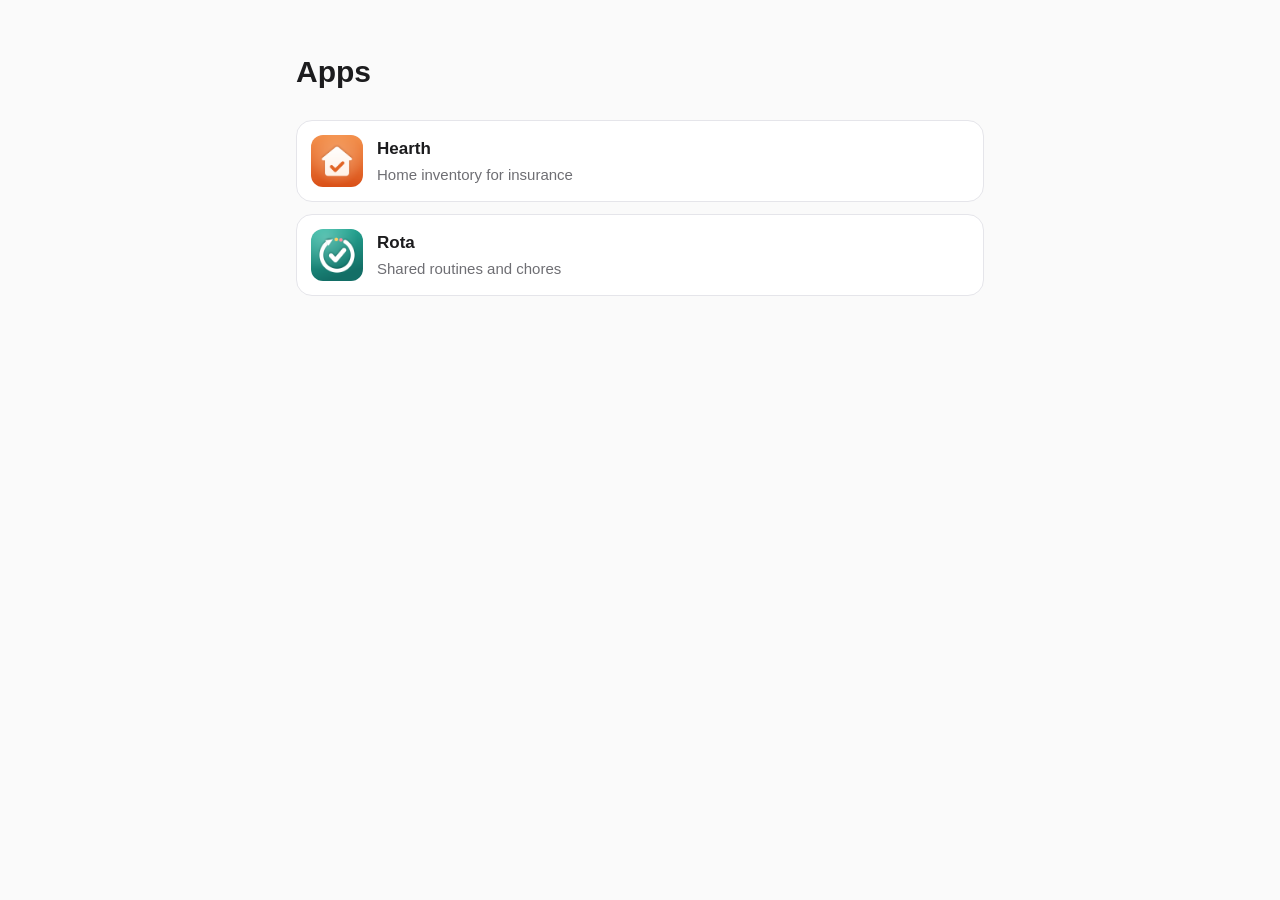
<file: index.html>
<!doctype html>
<html lang="en">
<head>
<meta charset="utf-8"><meta name="viewport" content="width=device-width, initial-scale=1">
<title>Apps</title>
<style>
:root { --bg: #fafafa; --fg: #1c1c1e; --muted: #6e6e73; --card: #fff; --line: #e5e5ea; }
@media (prefers-color-scheme: dark) { :root { --bg: #111; --fg: #f2f2f7; --muted: #98989d; --card: #1c1c1e; --line: #2c2c2e; } }
* { box-sizing: border-box; }
body { margin: 0; background: var(--bg); color: var(--fg); font: 17px/1.6 -apple-system, BlinkMacSystemFont, "Segoe UI", sans-serif; }
main { max-width: 720px; margin: 0 auto; padding: 48px 16px 80px; }
h1 { font-size: 30px; margin: 0 0 24px; }
a.app { display: flex; align-items: center; gap: 14px; padding: 14px; margin-bottom: 12px; background: var(--card); border: 1px solid var(--line); border-radius: 16px; color: inherit; text-decoration: none; }
a.app img { width: 52px; height: 52px; border-radius: 12px; }
a.app span { color: var(--muted); font-size: 15px; display: block; }
</style>
</head>
<body><main>
<h1>Apps</h1>
<a class="app" href="hearth/"><img src="hearth/icon.png" alt=""><div><strong>Hearth</strong><span>Home inventory for insurance</span></div></a>
<a class="app" href="rota/"><img src="rota/icon.png" alt=""><div><strong>Rota</strong><span>Shared routines and chores</span></div></a>
</main></body></html>
</file>
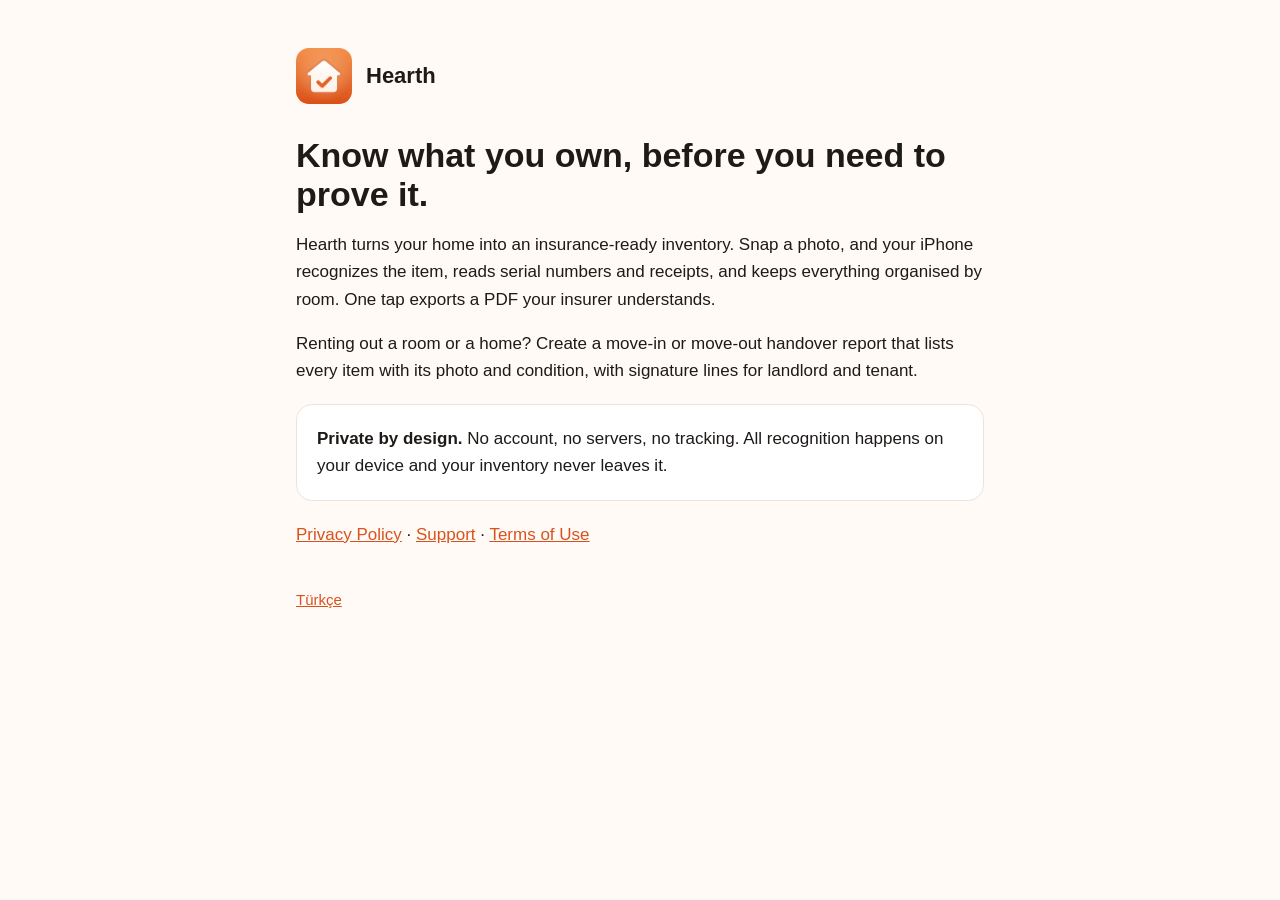
<file: hearth/index.html>
<!doctype html>
<html lang="en">
<head>
<meta charset="utf-8"><meta name="viewport" content="width=device-width, initial-scale=1">
<title>Hearth — Home Inventory</title>
<meta name="description" content="Photograph what you own, get an insurance-ready report. Private, on-device, no account.">
<link rel="stylesheet" href="style.css"><link rel="icon" href="icon.png">
</head>
<body><main>
<header><img src="icon.png" alt=""><a href="index.html">Hearth</a></header>
<h1>Know what you own, before you need to prove it.</h1>
<p>Hearth turns your home into an insurance-ready inventory. Snap a photo, and your iPhone recognizes the item, reads serial numbers and receipts, and keeps everything organised by room. One tap exports a PDF your insurer understands.</p>
<p>Renting out a room or a home? Create a move-in or move-out handover report that lists every item with its photo and condition, with signature lines for landlord and tenant.</p>
<div class="card">
<strong>Private by design.</strong> No account, no servers, no tracking. All recognition happens on your device and your inventory never leaves it.
</div>
<p><a href="privacy.html">Privacy Policy</a> · <a href="support.html">Support</a> · <a href="https://www.apple.com/legal/internet-services/itunes/dev/stdeula/">Terms of Use</a></p>
<nav class="lang"><a href="tr/index.html">Türkçe</a></nav>
</main></body></html>
</file>
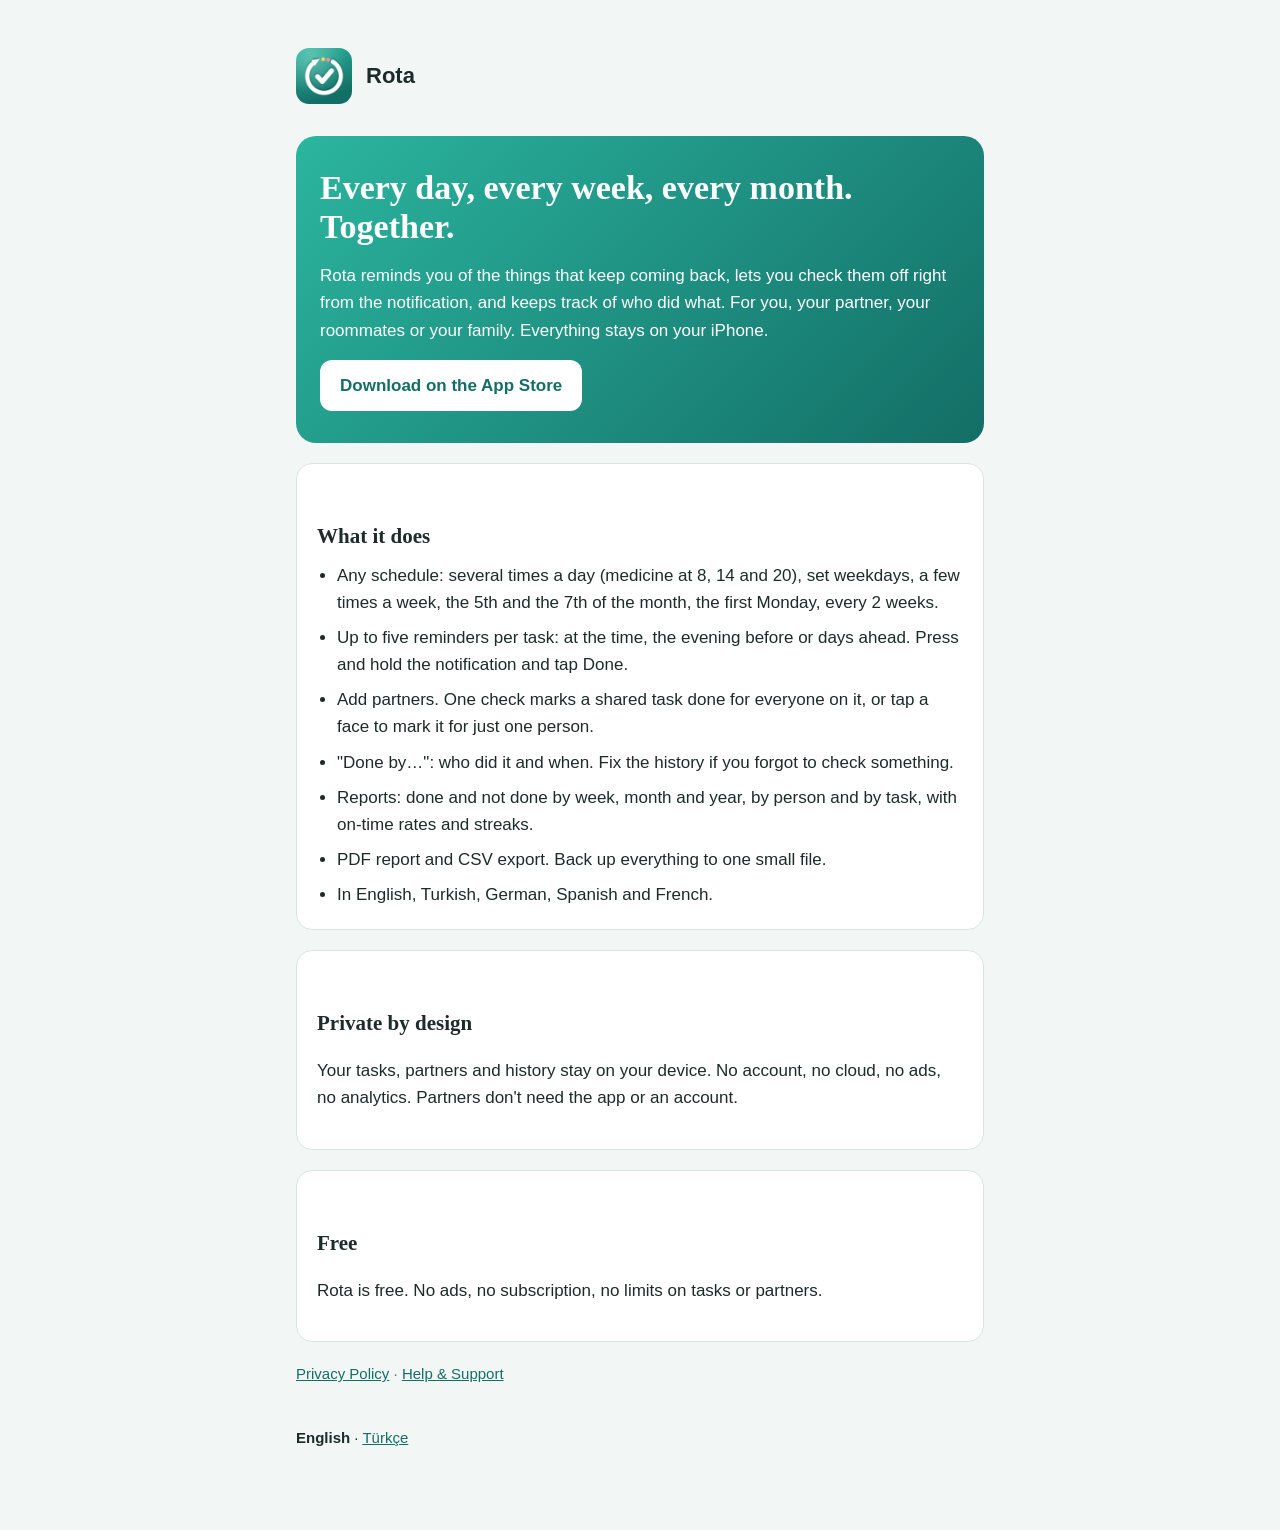
<file: rota/index.html>
<!doctype html>
<html lang="en">
<head>
<meta charset="utf-8"><meta name="viewport" content="width=device-width, initial-scale=1">
<title>Rota: Shared Routines &amp; Chores</title>
<link rel="stylesheet" href="style.css"><link rel="icon" href="icon.png">
</head>
<body><main>
<header><img src="icon.png" alt=""><a href="index.html">Rota</a></header>
<section class="hero">
<h1>Every day, every week, every month. Together.</h1>
<p>Rota reminds you of the things that keep coming back, lets you check them off right from the notification, and keeps track of who did what. For you, your partner, your roommates or your family. Everything stays on your iPhone.</p>
<p><a class="cta" href="#">Download on the App Store</a></p>
</section>
<div class="card">
<h2>What it does</h2>
<ul class="features">
<li>Any schedule: several times a day (medicine at 8, 14 and 20), set weekdays, a few times a week, the 5th and the 7th of the month, the first Monday, every 2 weeks.</li>
<li>Up to five reminders per task: at the time, the evening before or days ahead. Press and hold the notification and tap Done.</li>
<li>Add partners. One check marks a shared task done for everyone on it, or tap a face to mark it for just one person.</li>
<li>"Done by…": who did it and when. Fix the history if you forgot to check something.</li>
<li>Reports: done and not done by week, month and year, by person and by task, with on-time rates and streaks.</li>
<li>PDF report and CSV export. Back up everything to one small file.</li>
<li>In English, Turkish, German, Spanish and French.</li>
</ul>
</div>
<div class="card">
<h2>Private by design</h2>
<p>Your tasks, partners and history stay on your device. No account, no cloud, no ads, no analytics. Partners don't need the app or an account.</p>
</div>
<div class="card">
<h2>Free</h2>
<p>Rota is free. No ads, no subscription, no limits on tasks or partners.</p>
</div>
<p class="muted"><a href="privacy.html">Privacy Policy</a> · <a href="support.html">Help &amp; Support</a></p>
<nav class="lang"><strong>English</strong> · <a href="tr/index.html">Türkçe</a></nav>
</main></body></html>
</file>
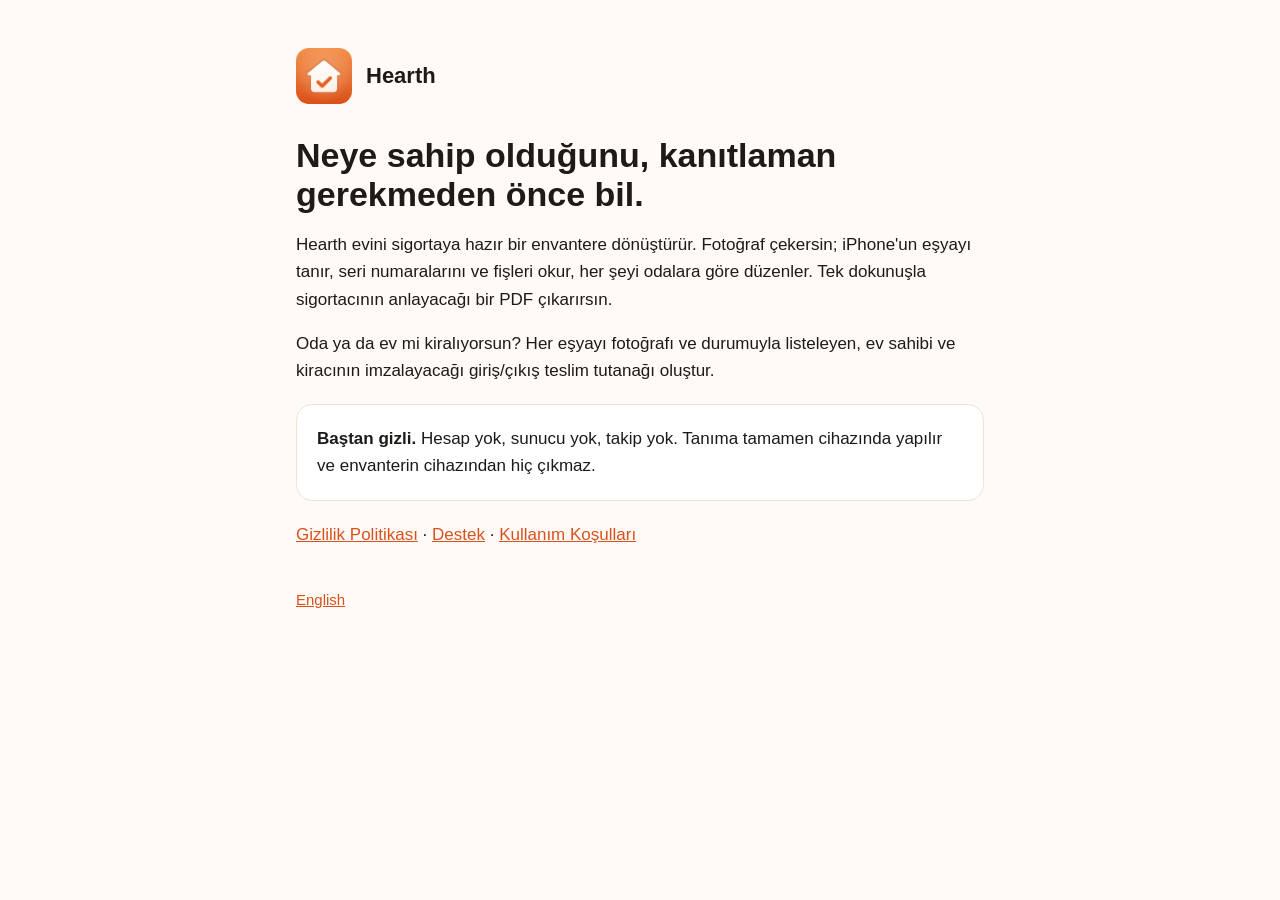
<file: hearth/tr/index.html>
<!doctype html>
<html lang="tr">
<head>
<meta charset="utf-8"><meta name="viewport" content="width=device-width, initial-scale=1">
<title>Hearth — Ev Envanteri</title>
<meta name="description" content="Sahip olduklarının fotoğrafını çek, sigortaya hazır rapor al. Gizli, cihaz içinde, hesap gerektirmez.">
<link rel="stylesheet" href="../style.css"><link rel="icon" href="../icon.png">
</head>
<body><main>
<header><img src="../icon.png" alt=""><a href="index.html">Hearth</a></header>
<h1>Neye sahip olduğunu, kanıtlaman gerekmeden önce bil.</h1>
<p>Hearth evini sigortaya hazır bir envantere dönüştürür. Fotoğraf çekersin; iPhone'un eşyayı tanır, seri numaralarını ve fişleri okur, her şeyi odalara göre düzenler. Tek dokunuşla sigortacının anlayacağı bir PDF çıkarırsın.</p>
<p>Oda ya da ev mi kiralıyorsun? Her eşyayı fotoğrafı ve durumuyla listeleyen, ev sahibi ve kiracının imzalayacağı giriş/çıkış teslim tutanağı oluştur.</p>
<div class="card"><strong>Baştan gizli.</strong> Hesap yok, sunucu yok, takip yok. Tanıma tamamen cihazında yapılır ve envanterin cihazından hiç çıkmaz.</div>
<p><a href="privacy.html">Gizlilik Politikası</a> · <a href="support.html">Destek</a> · <a href="https://www.apple.com/legal/internet-services/itunes/dev/stdeula/">Kullanım Koşulları</a></p>
<nav class="lang"><a href="../index.html">English</a></nav>
</main></body></html>
</file>
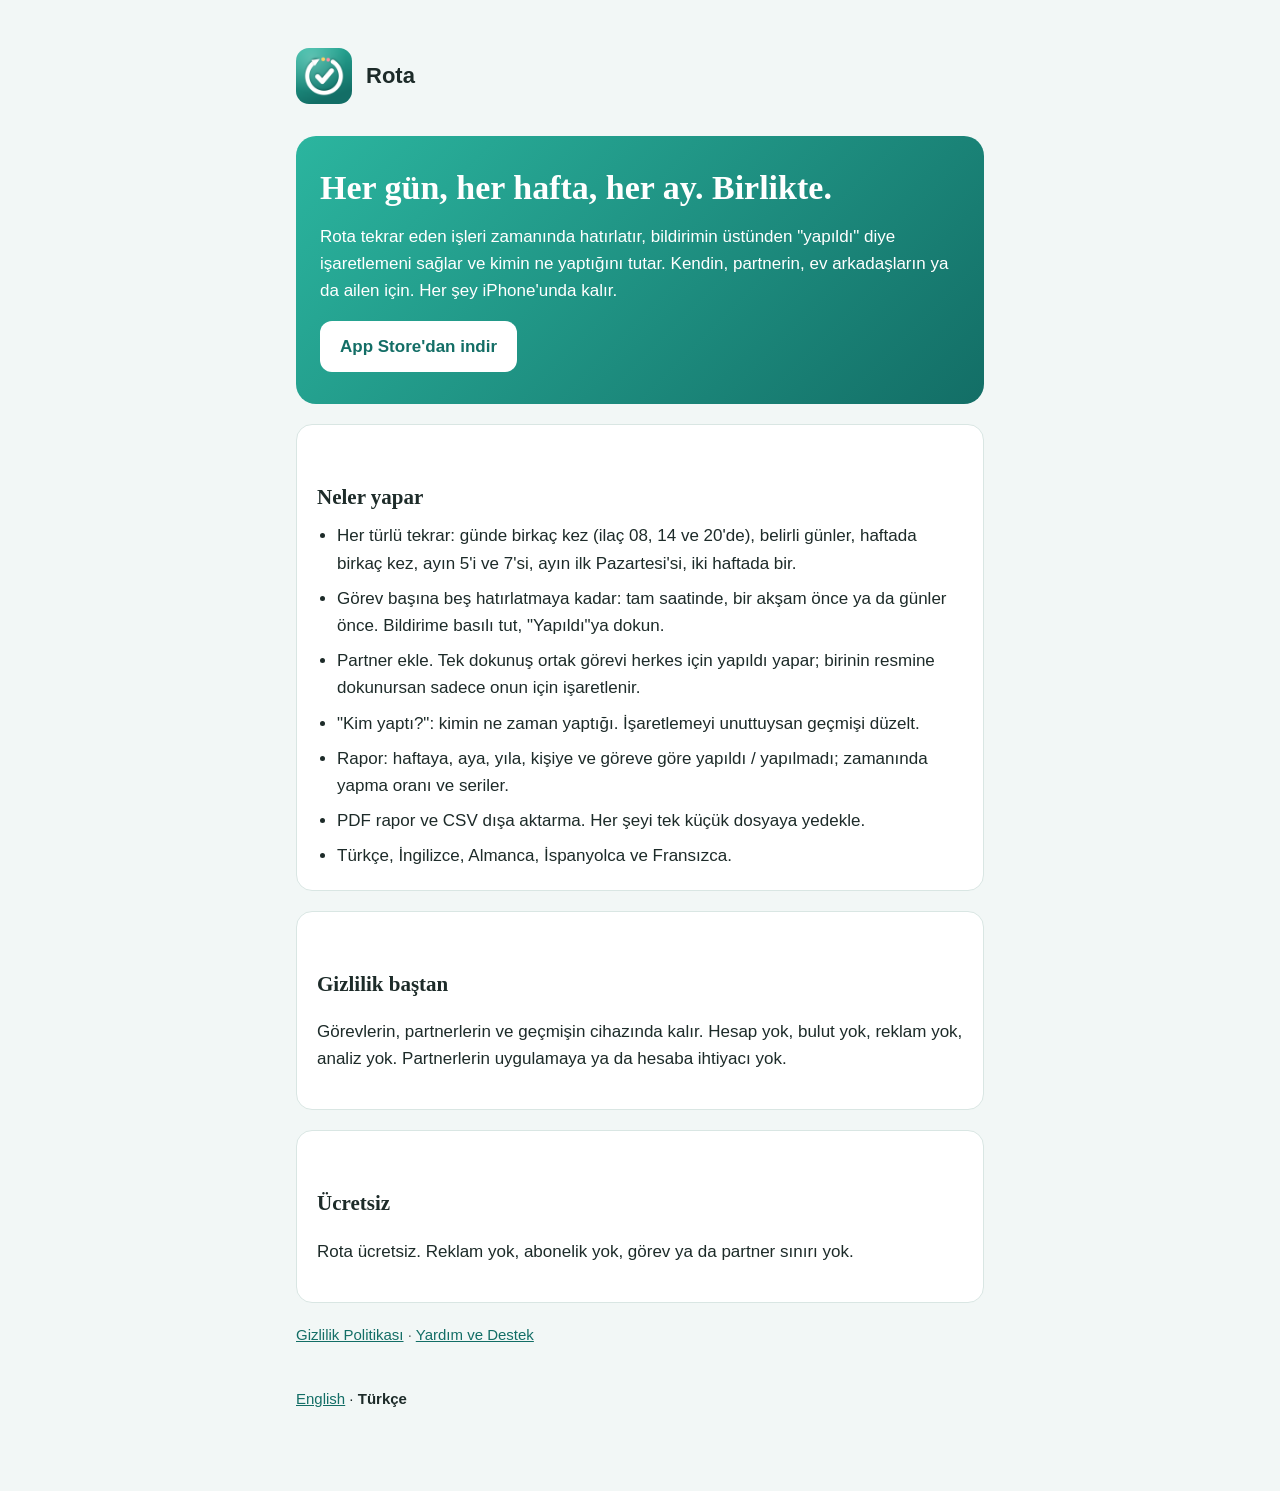
<file: rota/tr/index.html>
<!doctype html>
<html lang="tr">
<head>
<meta charset="utf-8"><meta name="viewport" content="width=device-width, initial-scale=1">
<title>Rota: Ortak Rutin ve Ev İşleri</title>
<link rel="stylesheet" href="../style.css"><link rel="icon" href="../icon.png">
</head>
<body><main>
<header><img src="../icon.png" alt=""><a href="index.html">Rota</a></header>
<section class="hero">
<h1>Her gün, her hafta, her ay. Birlikte.</h1>
<p>Rota tekrar eden işleri zamanında hatırlatır, bildirimin üstünden "yapıldı" diye işaretlemeni sağlar ve kimin ne yaptığını tutar. Kendin, partnerin, ev arkadaşların ya da ailen için. Her şey iPhone'unda kalır.</p>
<p><a class="cta" href="#">App Store'dan indir</a></p>
</section>
<div class="card">
<h2>Neler yapar</h2>
<ul class="features">
<li>Her türlü tekrar: günde birkaç kez (ilaç 08, 14 ve 20'de), belirli günler, haftada birkaç kez, ayın 5'i ve 7'si, ayın ilk Pazartesi'si, iki haftada bir.</li>
<li>Görev başına beş hatırlatmaya kadar: tam saatinde, bir akşam önce ya da günler önce. Bildirime basılı tut, "Yapıldı"ya dokun.</li>
<li>Partner ekle. Tek dokunuş ortak görevi herkes için yapıldı yapar; birinin resmine dokunursan sadece onun için işaretlenir.</li>
<li>"Kim yaptı?": kimin ne zaman yaptığı. İşaretlemeyi unuttuysan geçmişi düzelt.</li>
<li>Rapor: haftaya, aya, yıla, kişiye ve göreve göre yapıldı / yapılmadı; zamanında yapma oranı ve seriler.</li>
<li>PDF rapor ve CSV dışa aktarma. Her şeyi tek küçük dosyaya yedekle.</li>
<li>Türkçe, İngilizce, Almanca, İspanyolca ve Fransızca.</li>
</ul>
</div>
<div class="card">
<h2>Gizlilik baştan</h2>
<p>Görevlerin, partnerlerin ve geçmişin cihazında kalır. Hesap yok, bulut yok, reklam yok, analiz yok. Partnerlerin uygulamaya ya da hesaba ihtiyacı yok.</p>
</div>
<div class="card">
<h2>Ücretsiz</h2>
<p>Rota ücretsiz. Reklam yok, abonelik yok, görev ya da partner sınırı yok.</p>
</div>
<p class="muted"><a href="privacy.html">Gizlilik Politikası</a> · <a href="support.html">Yardım ve Destek</a></p>
<nav class="lang"><a href="../index.html">English</a> · <strong>Türkçe</strong></nav>
</main></body></html>
</file>
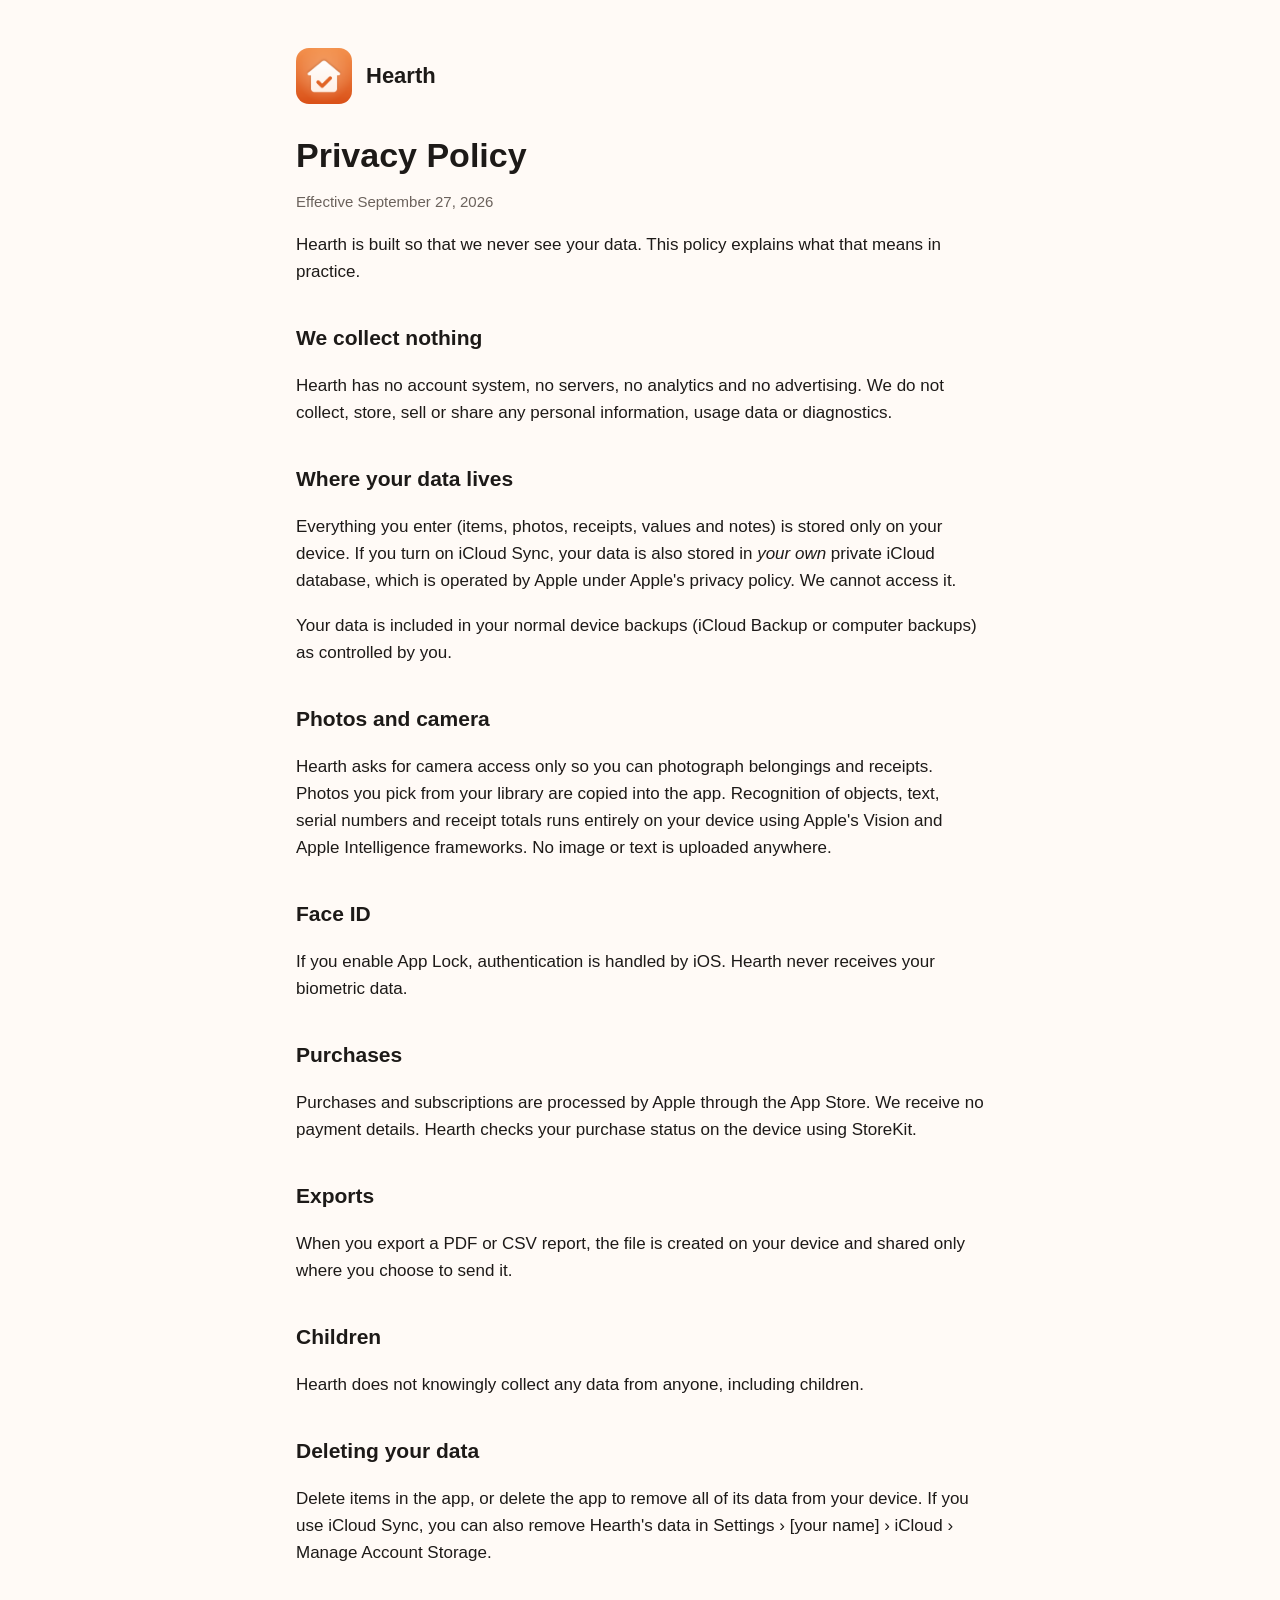
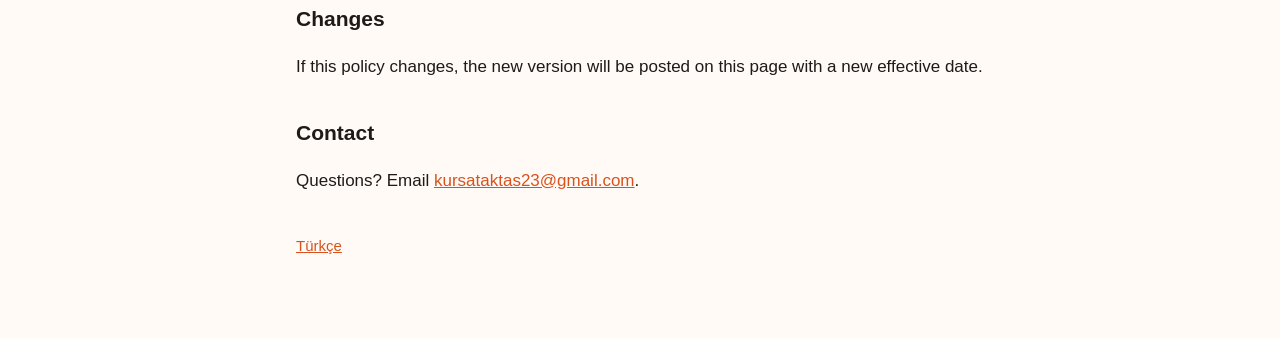
<file: hearth/privacy.html>
<!doctype html>
<html lang="en">
<head>
<meta charset="utf-8"><meta name="viewport" content="width=device-width, initial-scale=1">
<title>Hearth Privacy Policy</title>
<link rel="stylesheet" href="style.css"><link rel="icon" href="icon.png">
</head>
<body><main>
<header><img src="icon.png" alt=""><a href="index.html">Hearth</a></header>
<h1>Privacy Policy</h1>
<p class="muted">Effective September 27, 2026</p>

<p>Hearth is built so that we never see your data. This policy explains what that means in practice.</p>

<h2>We collect nothing</h2>
<p>Hearth has no account system, no servers, no analytics and no advertising. We do not collect, store, sell or share any personal information, usage data or diagnostics.</p>

<h2>Where your data lives</h2>
<p>Everything you enter (items, photos, receipts, values and notes) is stored only on your device. If you turn on iCloud Sync, your data is also stored in <em>your own</em> private iCloud database, which is operated by Apple under Apple's privacy policy. We cannot access it.</p>
<p>Your data is included in your normal device backups (iCloud Backup or computer backups) as controlled by you.</p>

<h2>Photos and camera</h2>
<p>Hearth asks for camera access only so you can photograph belongings and receipts. Photos you pick from your library are copied into the app. Recognition of objects, text, serial numbers and receipt totals runs entirely on your device using Apple's Vision and Apple Intelligence frameworks. No image or text is uploaded anywhere.</p>

<h2>Face ID</h2>
<p>If you enable App Lock, authentication is handled by iOS. Hearth never receives your biometric data.</p>

<h2>Purchases</h2>
<p>Purchases and subscriptions are processed by Apple through the App Store. We receive no payment details. Hearth checks your purchase status on the device using StoreKit.</p>

<h2>Exports</h2>
<p>When you export a PDF or CSV report, the file is created on your device and shared only where you choose to send it.</p>

<h2>Children</h2>
<p>Hearth does not knowingly collect any data from anyone, including children.</p>

<h2>Deleting your data</h2>
<p>Delete items in the app, or delete the app to remove all of its data from your device. If you use iCloud Sync, you can also remove Hearth's data in Settings › [your name] › iCloud › Manage Account Storage.</p>

<h2>Changes</h2>
<p>If this policy changes, the new version will be posted on this page with a new effective date.</p>

<h2>Contact</h2>
<p>Questions? Email <a href="mailto:kursataktas23@gmail.com">kursataktas23@gmail.com</a>.</p>
<nav class="lang"><a href="tr/privacy.html">Türkçe</a></nav>
</main></body></html>
</file>
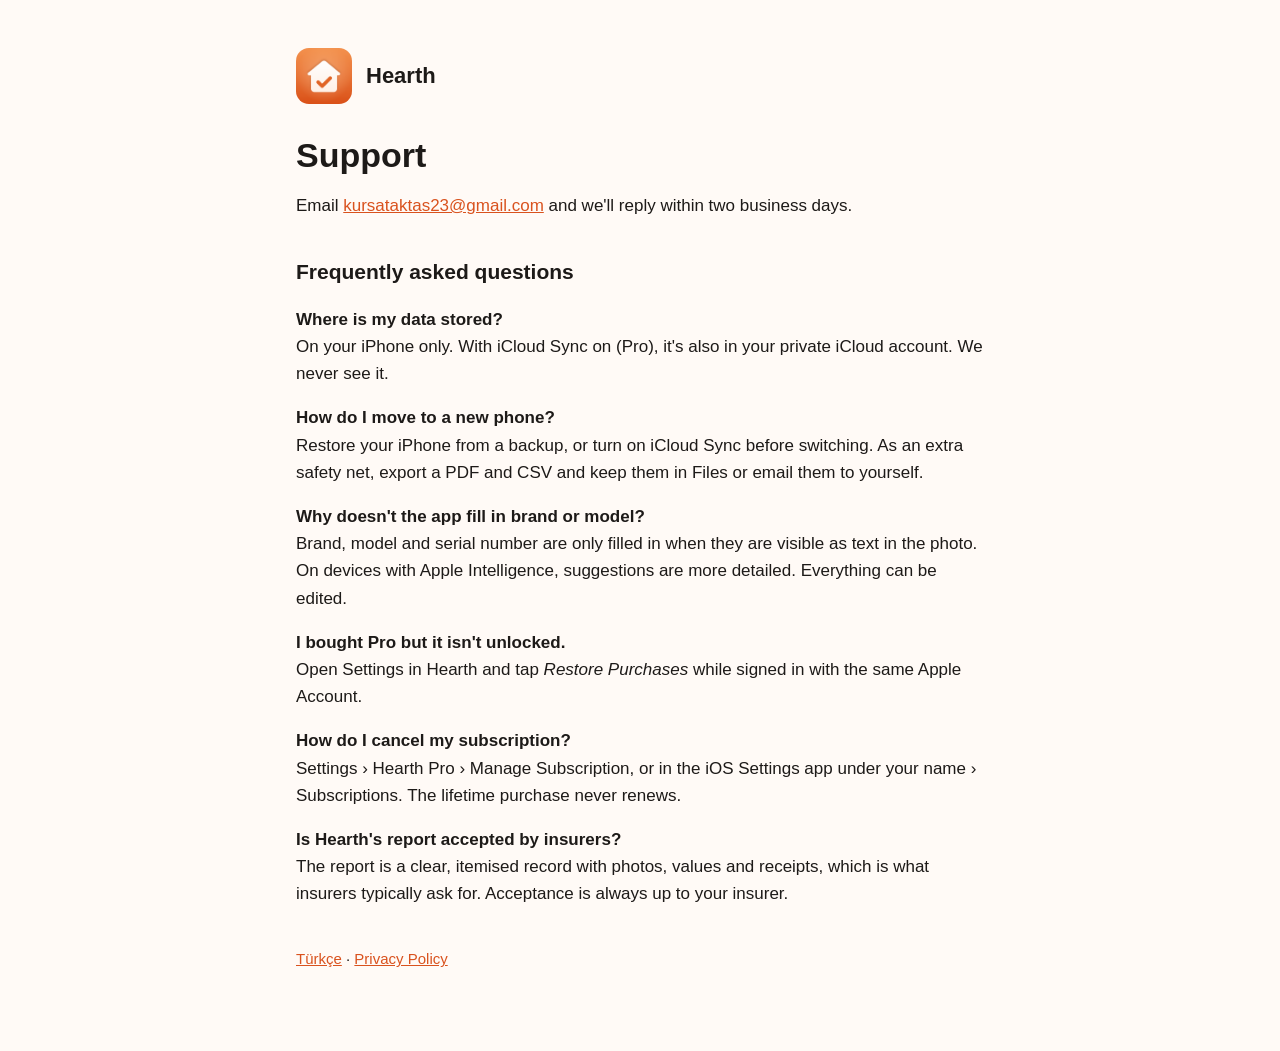
<file: hearth/support.html>
<!doctype html>
<html lang="en">
<head>
<meta charset="utf-8"><meta name="viewport" content="width=device-width, initial-scale=1">
<title>Hearth Support</title>
<link rel="stylesheet" href="style.css"><link rel="icon" href="icon.png">
</head>
<body><main>
<header><img src="icon.png" alt=""><a href="index.html">Hearth</a></header>
<h1>Support</h1>
<p>Email <a href="mailto:kursataktas23@gmail.com">kursataktas23@gmail.com</a> and we'll reply within two business days.</p>

<h2>Frequently asked questions</h2>
<p><strong>Where is my data stored?</strong><br>On your iPhone only. With iCloud Sync on (Pro), it's also in your private iCloud account. We never see it.</p>
<p><strong>How do I move to a new phone?</strong><br>Restore your iPhone from a backup, or turn on iCloud Sync before switching. As an extra safety net, export a PDF and CSV and keep them in Files or email them to yourself.</p>
<p><strong>Why doesn't the app fill in brand or model?</strong><br>Brand, model and serial number are only filled in when they are visible as text in the photo. On devices with Apple Intelligence, suggestions are more detailed. Everything can be edited.</p>
<p><strong>I bought Pro but it isn't unlocked.</strong><br>Open Settings in Hearth and tap <em>Restore Purchases</em> while signed in with the same Apple Account.</p>
<p><strong>How do I cancel my subscription?</strong><br>Settings › Hearth Pro › Manage Subscription, or in the iOS Settings app under your name › Subscriptions. The lifetime purchase never renews.</p>
<p><strong>Is Hearth's report accepted by insurers?</strong><br>The report is a clear, itemised record with photos, values and receipts, which is what insurers typically ask for. Acceptance is always up to your insurer.</p>
<nav class="lang"><a href="tr/support.html">Türkçe</a> · <a href="privacy.html">Privacy Policy</a></nav>
</main></body></html>
</file>
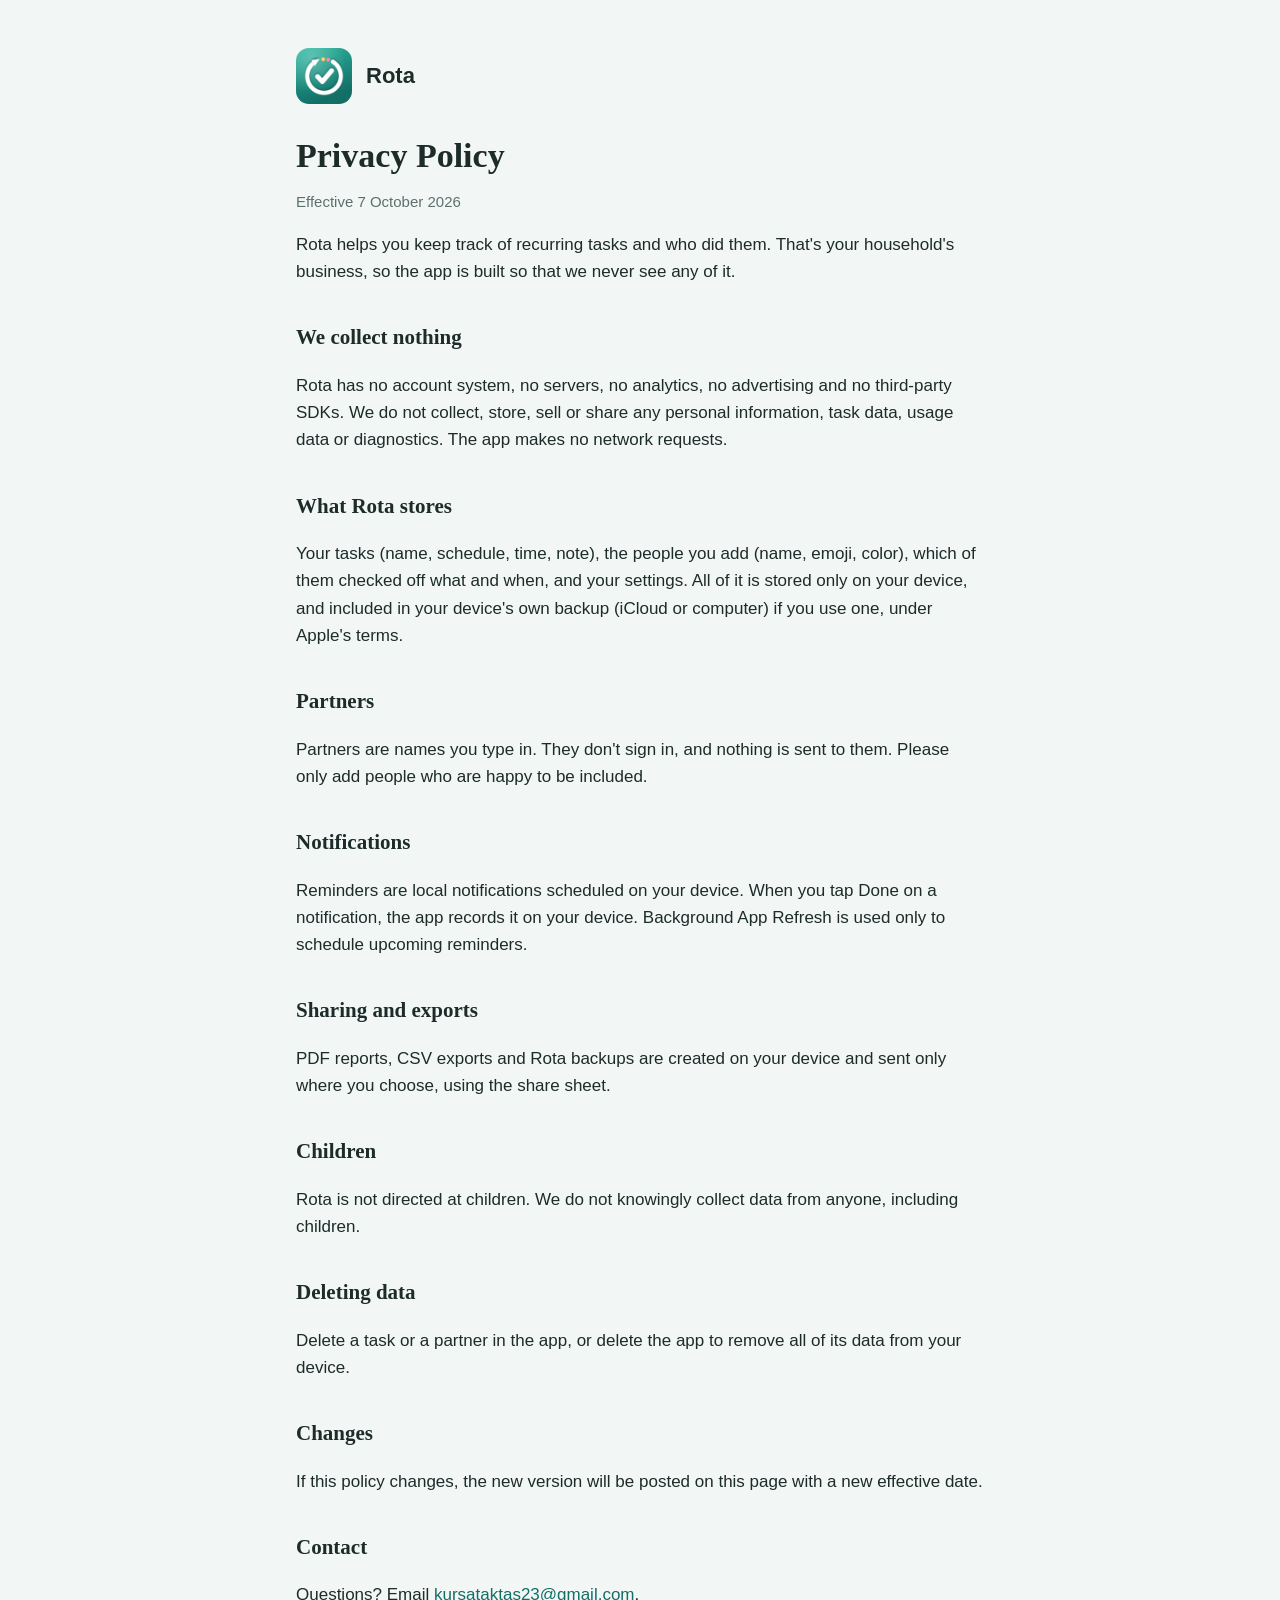
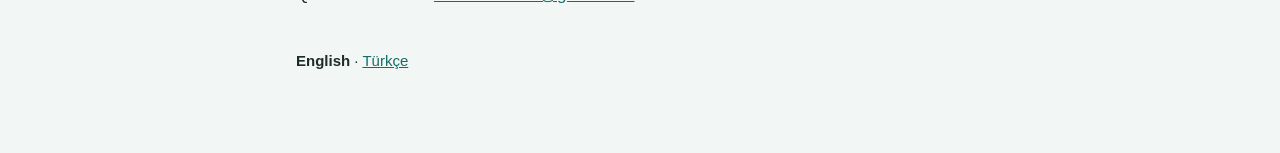
<file: rota/privacy.html>
<!doctype html>
<html lang="en">
<head>
<meta charset="utf-8"><meta name="viewport" content="width=device-width, initial-scale=1">
<title>Rota Privacy Policy</title>
<link rel="stylesheet" href="style.css"><link rel="icon" href="icon.png">
</head>
<body><main>
<header><img src="icon.png" alt=""><a href="index.html">Rota</a></header>
<h1>Privacy Policy</h1>
<p class="muted">Effective 7 October 2026</p>
<p>Rota helps you keep track of recurring tasks and who did them. That's your household's business, so the app is built so that we never see any of it.</p>
<h2>We collect nothing</h2>
<p>Rota has no account system, no servers, no analytics, no advertising and no third-party SDKs. We do not collect, store, sell or share any personal information, task data, usage data or diagnostics. The app makes no network requests.</p>
<h2>What Rota stores</h2>
<p>Your tasks (name, schedule, time, note), the people you add (name, emoji, color), which of them checked off what and when, and your settings. All of it is stored only on your device, and included in your device's own backup (iCloud or computer) if you use one, under Apple's terms.</p>
<h2>Partners</h2>
<p>Partners are names you type in. They don't sign in, and nothing is sent to them. Please only add people who are happy to be included.</p>
<h2>Notifications</h2>
<p>Reminders are local notifications scheduled on your device. When you tap Done on a notification, the app records it on your device. Background App Refresh is used only to schedule upcoming reminders.</p>
<h2>Sharing and exports</h2>
<p>PDF reports, CSV exports and Rota backups are created on your device and sent only where you choose, using the share sheet.</p>
<h2>Children</h2>
<p>Rota is not directed at children. We do not knowingly collect data from anyone, including children.</p>
<h2>Deleting data</h2>
<p>Delete a task or a partner in the app, or delete the app to remove all of its data from your device.</p>
<h2>Changes</h2>
<p>If this policy changes, the new version will be posted on this page with a new effective date.</p>
<h2>Contact</h2>
<p>Questions? Email <a href="mailto:kursataktas23@gmail.com">kursataktas23@gmail.com</a>.</p>
<nav class="lang"><strong>English</strong> · <a href="tr/privacy.html">Türkçe</a></nav>
</main></body></html>
</file>
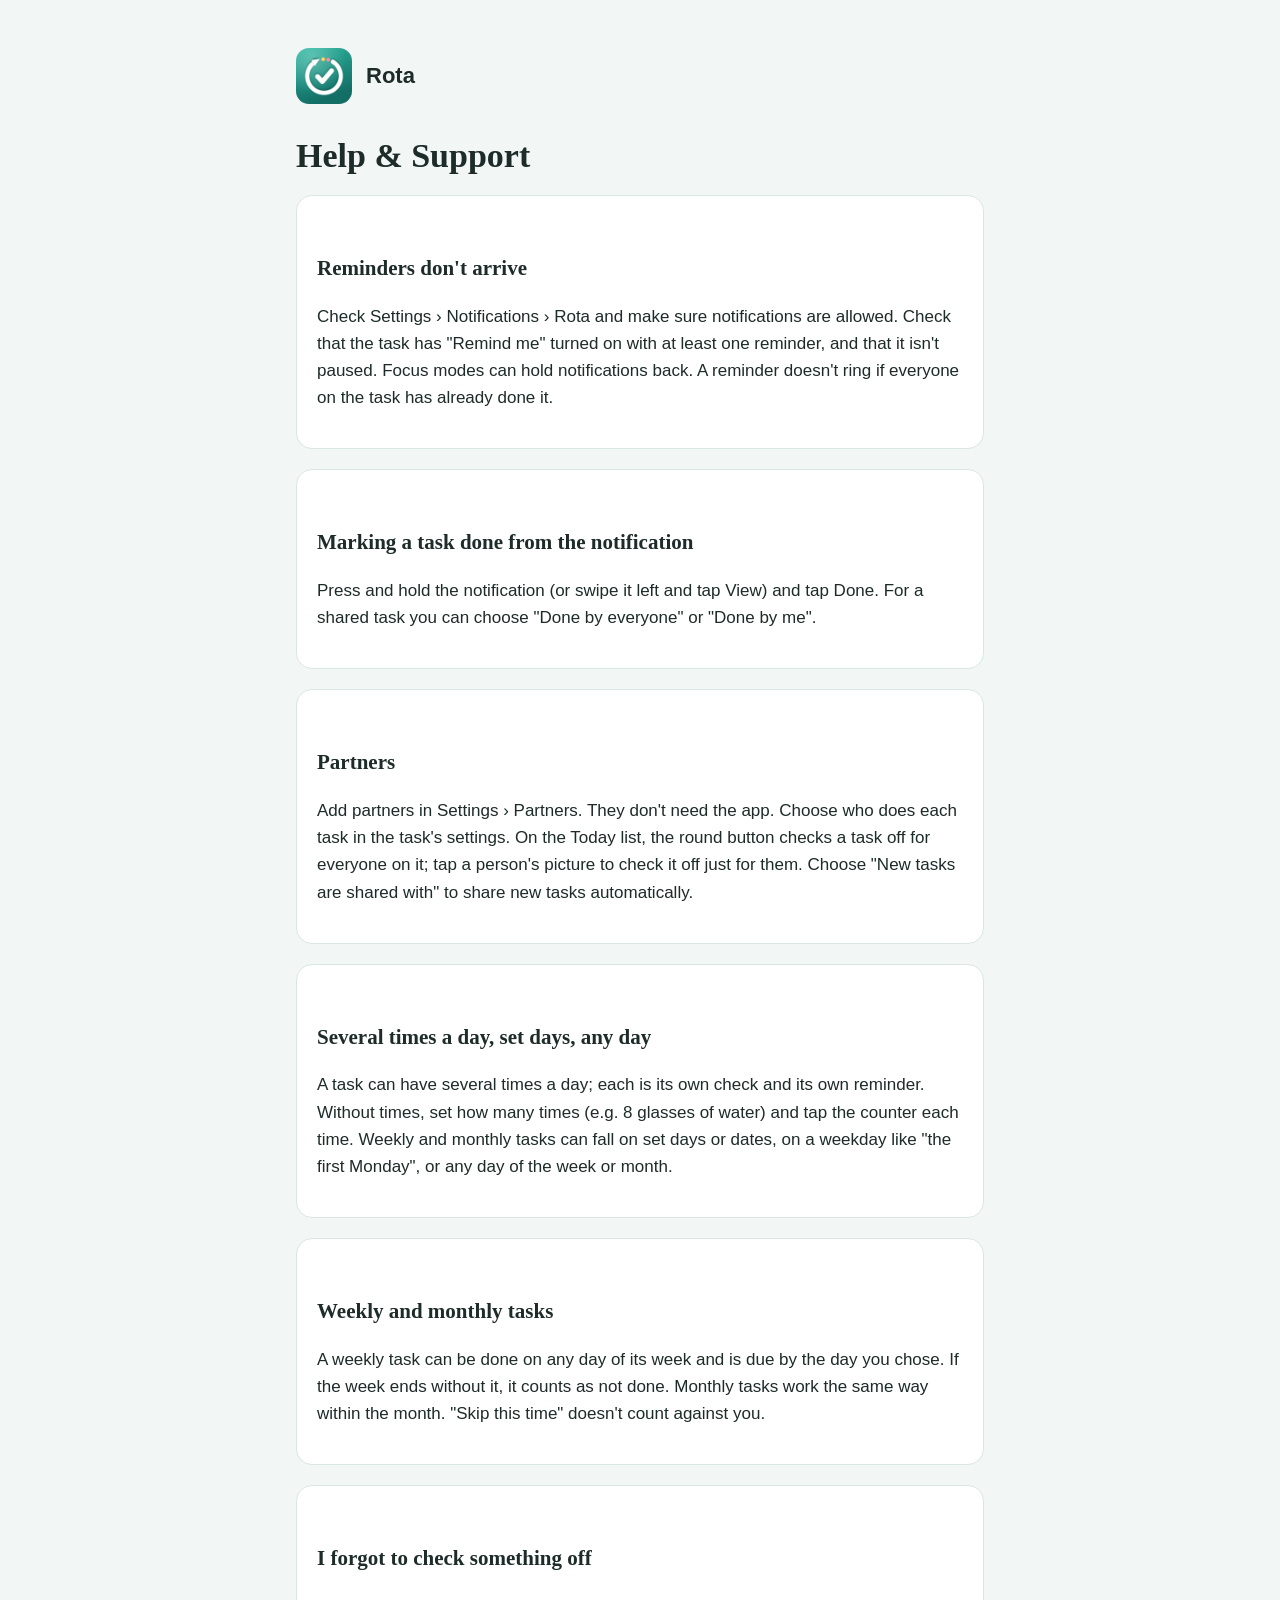
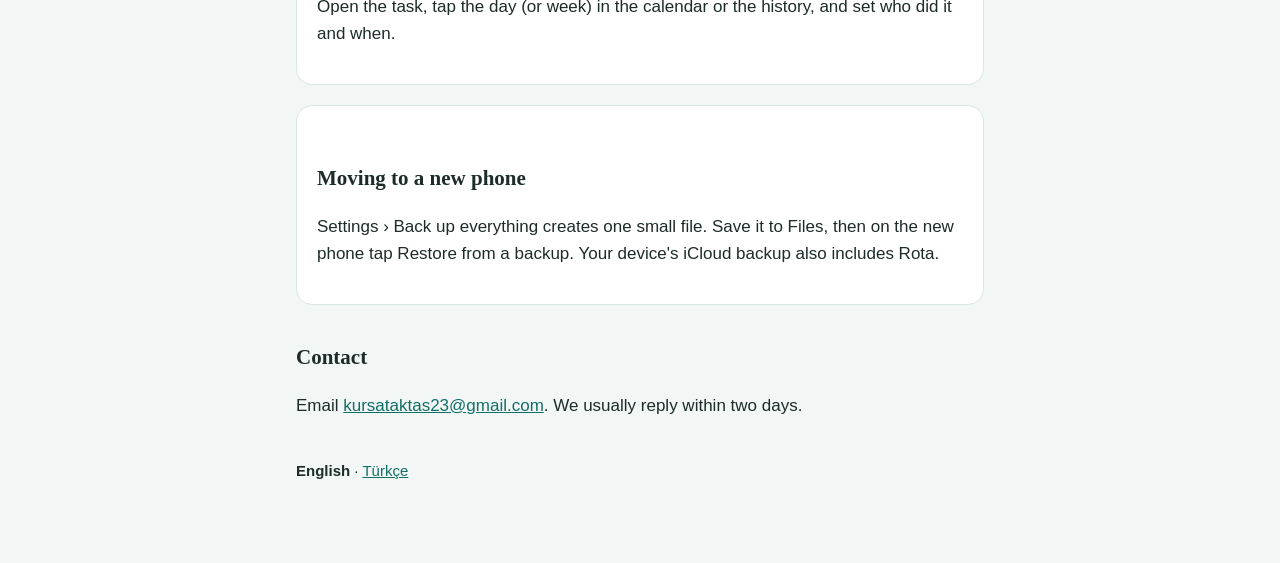
<file: rota/support.html>
<!doctype html>
<html lang="en">
<head>
<meta charset="utf-8"><meta name="viewport" content="width=device-width, initial-scale=1">
<title>Rota Help &amp; Support</title>
<link rel="stylesheet" href="style.css"><link rel="icon" href="icon.png">
</head>
<body><main>
<header><img src="icon.png" alt=""><a href="index.html">Rota</a></header>
<h1>Help &amp; Support</h1>
<div class="card">
<h2>Reminders don't arrive</h2>
<p>Check Settings › Notifications › Rota and make sure notifications are allowed. Check that the task has "Remind me" turned on with at least one reminder, and that it isn't paused. Focus modes can hold notifications back. A reminder doesn't ring if everyone on the task has already done it.</p>
</div>
<div class="card">
<h2>Marking a task done from the notification</h2>
<p>Press and hold the notification (or swipe it left and tap View) and tap Done. For a shared task you can choose "Done by everyone" or "Done by me".</p>
</div>
<div class="card">
<h2>Partners</h2>
<p>Add partners in Settings › Partners. They don't need the app. Choose who does each task in the task's settings. On the Today list, the round button checks a task off for everyone on it; tap a person's picture to check it off just for them. Choose "New tasks are shared with" to share new tasks automatically.</p>
</div>
<div class="card">
<h2>Several times a day, set days, any day</h2>
<p>A task can have several times a day; each is its own check and its own reminder. Without times, set how many times (e.g. 8 glasses of water) and tap the counter each time. Weekly and monthly tasks can fall on set days or dates, on a weekday like "the first Monday", or any day of the week or month.</p>
</div>
<div class="card">
<h2>Weekly and monthly tasks</h2>
<p>A weekly task can be done on any day of its week and is due by the day you chose. If the week ends without it, it counts as not done. Monthly tasks work the same way within the month. "Skip this time" doesn't count against you.</p>
</div>
<div class="card">
<h2>I forgot to check something off</h2>
<p>Open the task, tap the day (or week) in the calendar or the history, and set who did it and when.</p>
</div>
<div class="card">
<h2>Moving to a new phone</h2>
<p>Settings › Back up everything creates one small file. Save it to Files, then on the new phone tap Restore from a backup. Your device's iCloud backup also includes Rota.</p>
</div>
<h2>Contact</h2>
<p>Email <a href="mailto:kursataktas23@gmail.com">kursataktas23@gmail.com</a>. We usually reply within two days.</p>
<nav class="lang"><strong>English</strong> · <a href="tr/support.html">Türkçe</a></nav>
</main></body></html>
</file>
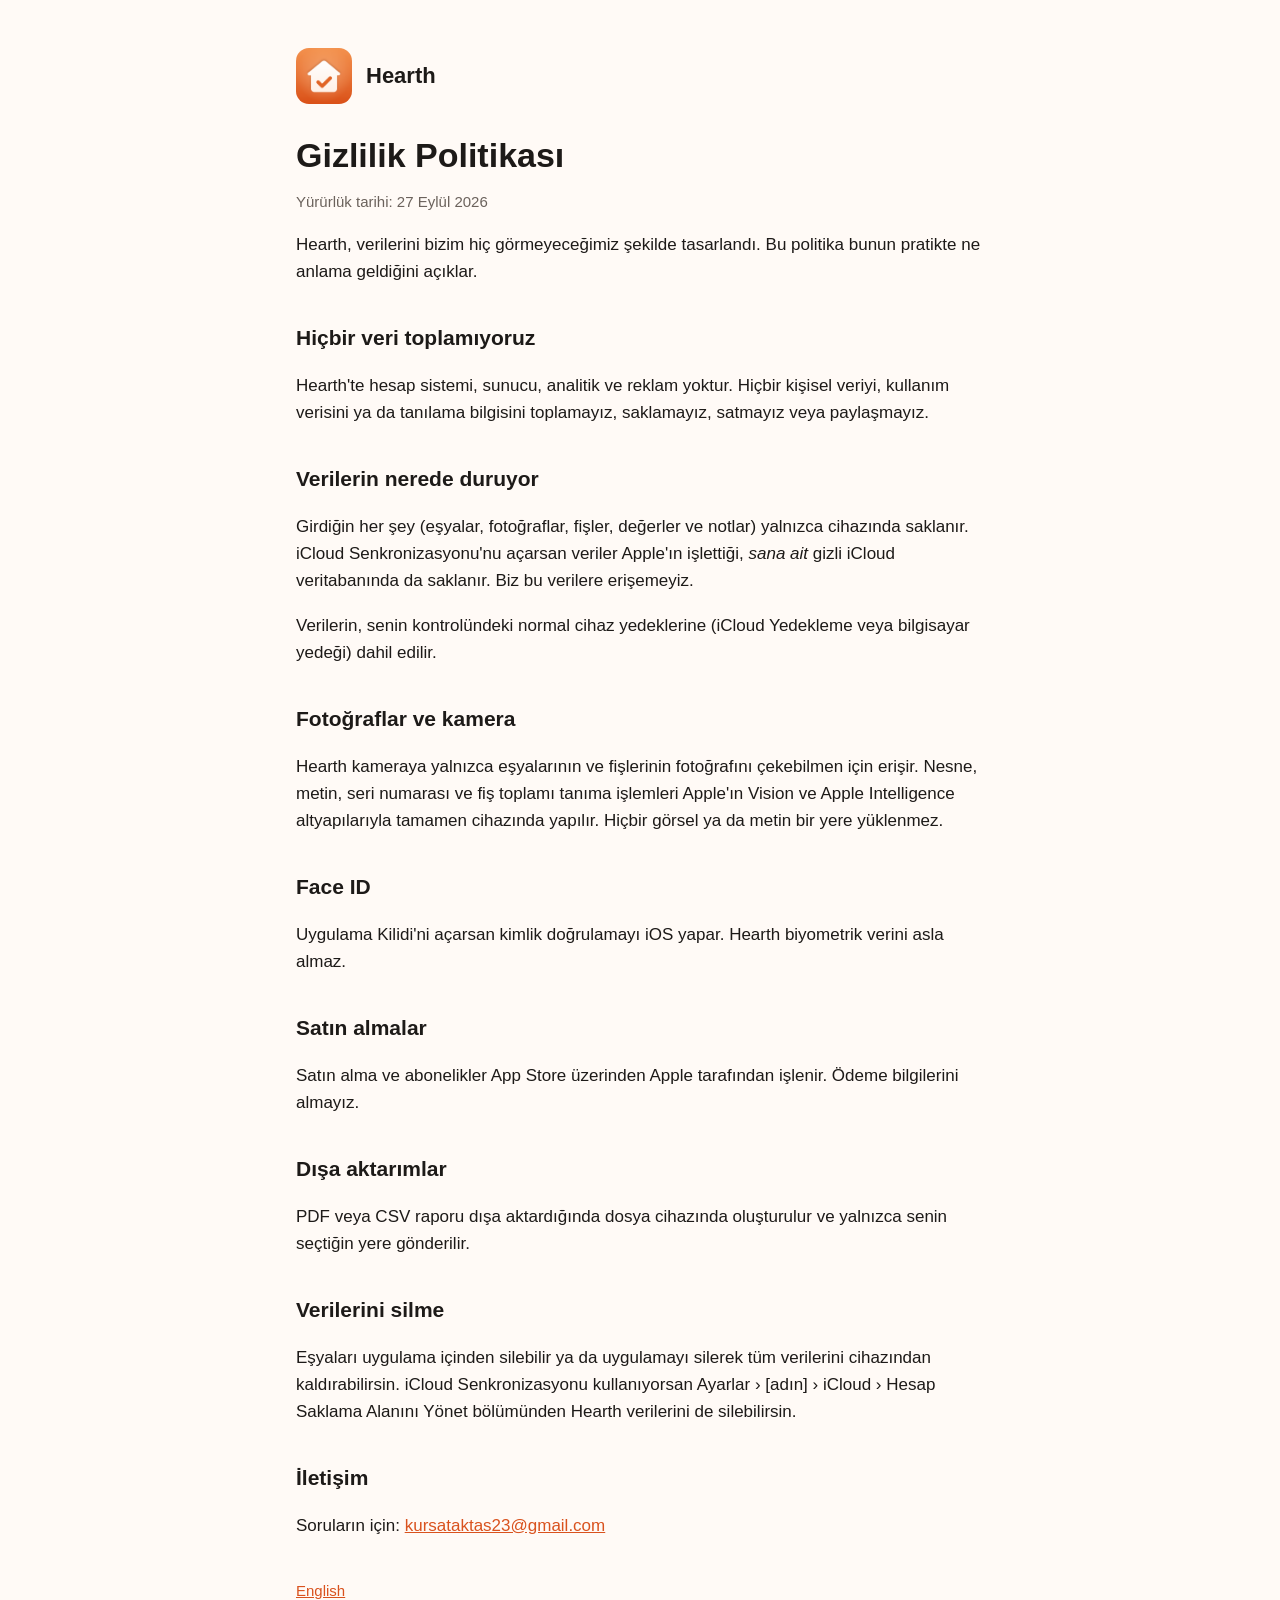
<file: hearth/tr/privacy.html>
<!doctype html>
<html lang="tr">
<head>
<meta charset="utf-8"><meta name="viewport" content="width=device-width, initial-scale=1">
<title>Hearth Gizlilik Politikası</title>
<link rel="stylesheet" href="../style.css"><link rel="icon" href="../icon.png">
</head>
<body><main>
<header><img src="../icon.png" alt=""><a href="index.html">Hearth</a></header>
<h1>Gizlilik Politikası</h1>
<p class="muted">Yürürlük tarihi: 27 Eylül 2026</p>
<p>Hearth, verilerini bizim hiç görmeyeceğimiz şekilde tasarlandı. Bu politika bunun pratikte ne anlama geldiğini açıklar.</p>
<h2>Hiçbir veri toplamıyoruz</h2>
<p>Hearth'te hesap sistemi, sunucu, analitik ve reklam yoktur. Hiçbir kişisel veriyi, kullanım verisini ya da tanılama bilgisini toplamayız, saklamayız, satmayız veya paylaşmayız.</p>
<h2>Verilerin nerede duruyor</h2>
<p>Girdiğin her şey (eşyalar, fotoğraflar, fişler, değerler ve notlar) yalnızca cihazında saklanır. iCloud Senkronizasyonu'nu açarsan veriler Apple'ın işlettiği, <em>sana ait</em> gizli iCloud veritabanında da saklanır. Biz bu verilere erişemeyiz.</p>
<p>Verilerin, senin kontrolündeki normal cihaz yedeklerine (iCloud Yedekleme veya bilgisayar yedeği) dahil edilir.</p>
<h2>Fotoğraflar ve kamera</h2>
<p>Hearth kameraya yalnızca eşyalarının ve fişlerinin fotoğrafını çekebilmen için erişir. Nesne, metin, seri numarası ve fiş toplamı tanıma işlemleri Apple'ın Vision ve Apple Intelligence altyapılarıyla tamamen cihazında yapılır. Hiçbir görsel ya da metin bir yere yüklenmez.</p>
<h2>Face ID</h2>
<p>Uygulama Kilidi'ni açarsan kimlik doğrulamayı iOS yapar. Hearth biyometrik verini asla almaz.</p>
<h2>Satın almalar</h2>
<p>Satın alma ve abonelikler App Store üzerinden Apple tarafından işlenir. Ödeme bilgilerini almayız.</p>
<h2>Dışa aktarımlar</h2>
<p>PDF veya CSV raporu dışa aktardığında dosya cihazında oluşturulur ve yalnızca senin seçtiğin yere gönderilir.</p>
<h2>Verilerini silme</h2>
<p>Eşyaları uygulama içinden silebilir ya da uygulamayı silerek tüm verilerini cihazından kaldırabilirsin. iCloud Senkronizasyonu kullanıyorsan Ayarlar › [adın] › iCloud › Hesap Saklama Alanını Yönet bölümünden Hearth verilerini de silebilirsin.</p>
<h2>İletişim</h2>
<p>Soruların için: <a href="mailto:kursataktas23@gmail.com">kursataktas23@gmail.com</a></p>
<nav class="lang"><a href="../privacy.html">English</a></nav>
</main></body></html>
</file>
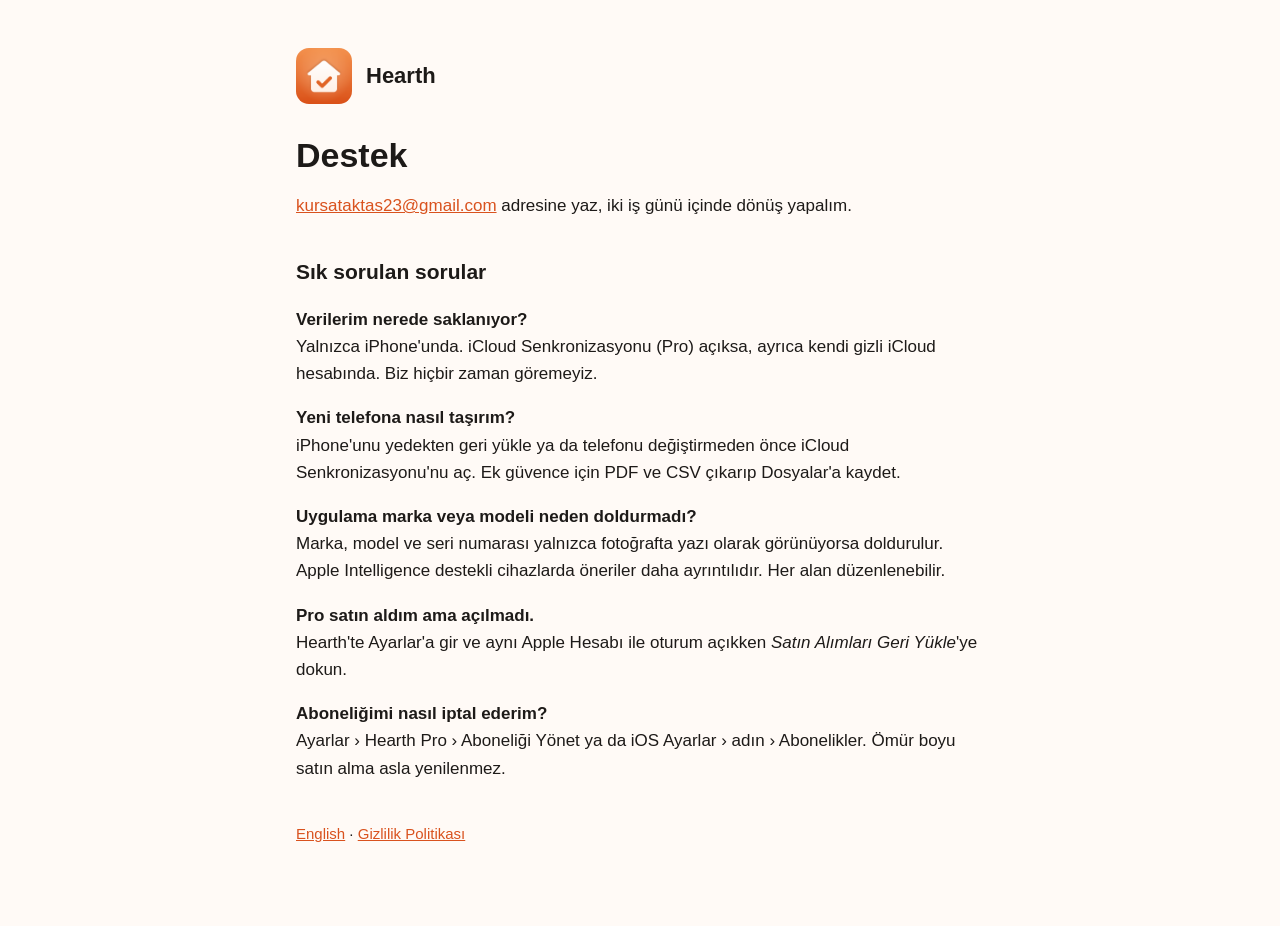
<file: hearth/tr/support.html>
<!doctype html>
<html lang="tr">
<head>
<meta charset="utf-8"><meta name="viewport" content="width=device-width, initial-scale=1">
<title>Hearth Destek</title>
<link rel="stylesheet" href="../style.css"><link rel="icon" href="../icon.png">
</head>
<body><main>
<header><img src="../icon.png" alt=""><a href="index.html">Hearth</a></header>
<h1>Destek</h1>
<p><a href="mailto:kursataktas23@gmail.com">kursataktas23@gmail.com</a> adresine yaz, iki iş günü içinde dönüş yapalım.</p>
<h2>Sık sorulan sorular</h2>
<p><strong>Verilerim nerede saklanıyor?</strong><br>Yalnızca iPhone'unda. iCloud Senkronizasyonu (Pro) açıksa, ayrıca kendi gizli iCloud hesabında. Biz hiçbir zaman göremeyiz.</p>
<p><strong>Yeni telefona nasıl taşırım?</strong><br>iPhone'unu yedekten geri yükle ya da telefonu değiştirmeden önce iCloud Senkronizasyonu'nu aç. Ek güvence için PDF ve CSV çıkarıp Dosyalar'a kaydet.</p>
<p><strong>Uygulama marka veya modeli neden doldurmadı?</strong><br>Marka, model ve seri numarası yalnızca fotoğrafta yazı olarak görünüyorsa doldurulur. Apple Intelligence destekli cihazlarda öneriler daha ayrıntılıdır. Her alan düzenlenebilir.</p>
<p><strong>Pro satın aldım ama açılmadı.</strong><br>Hearth'te Ayarlar'a gir ve aynı Apple Hesabı ile oturum açıkken <em>Satın Alımları Geri Yükle</em>'ye dokun.</p>
<p><strong>Aboneliğimi nasıl iptal ederim?</strong><br>Ayarlar › Hearth Pro › Aboneliği Yönet ya da iOS Ayarlar › adın › Abonelikler. Ömür boyu satın alma asla yenilenmez.</p>
<nav class="lang"><a href="../support.html">English</a> · <a href="privacy.html">Gizlilik Politikası</a></nav>
</main></body></html>
</file>
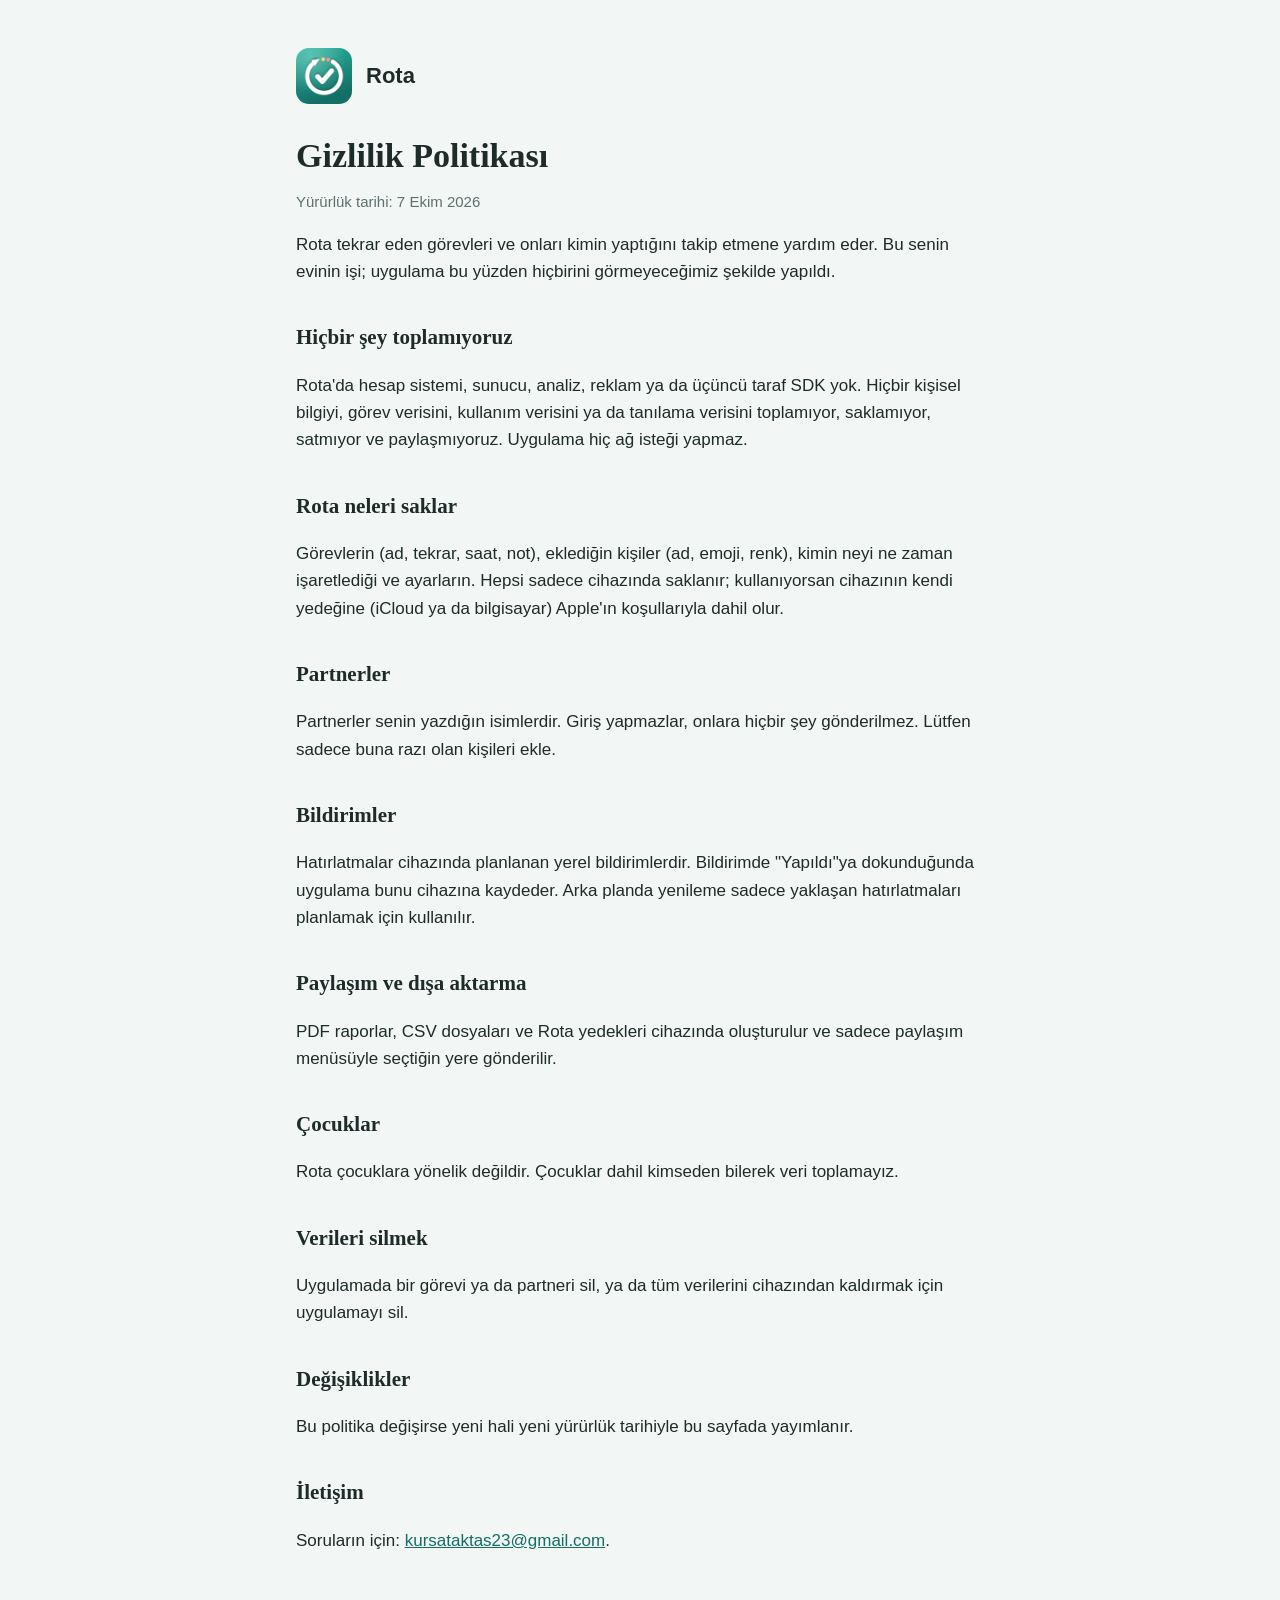
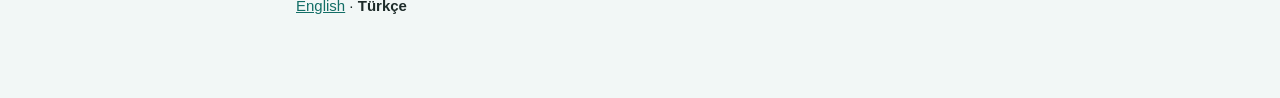
<file: rota/tr/privacy.html>
<!doctype html>
<html lang="tr">
<head>
<meta charset="utf-8"><meta name="viewport" content="width=device-width, initial-scale=1">
<title>Rota Gizlilik Politikası</title>
<link rel="stylesheet" href="../style.css"><link rel="icon" href="../icon.png">
</head>
<body><main>
<header><img src="../icon.png" alt=""><a href="index.html">Rota</a></header>
<h1>Gizlilik Politikası</h1>
<p class="muted">Yürürlük tarihi: 7 Ekim 2026</p>
<p>Rota tekrar eden görevleri ve onları kimin yaptığını takip etmene yardım eder. Bu senin evinin işi; uygulama bu yüzden hiçbirini görmeyeceğimiz şekilde yapıldı.</p>
<h2>Hiçbir şey toplamıyoruz</h2>
<p>Rota'da hesap sistemi, sunucu, analiz, reklam ya da üçüncü taraf SDK yok. Hiçbir kişisel bilgiyi, görev verisini, kullanım verisini ya da tanılama verisini toplamıyor, saklamıyor, satmıyor ve paylaşmıyoruz. Uygulama hiç ağ isteği yapmaz.</p>
<h2>Rota neleri saklar</h2>
<p>Görevlerin (ad, tekrar, saat, not), eklediğin kişiler (ad, emoji, renk), kimin neyi ne zaman işaretlediği ve ayarların. Hepsi sadece cihazında saklanır; kullanıyorsan cihazının kendi yedeğine (iCloud ya da bilgisayar) Apple'ın koşullarıyla dahil olur.</p>
<h2>Partnerler</h2>
<p>Partnerler senin yazdığın isimlerdir. Giriş yapmazlar, onlara hiçbir şey gönderilmez. Lütfen sadece buna razı olan kişileri ekle.</p>
<h2>Bildirimler</h2>
<p>Hatırlatmalar cihazında planlanan yerel bildirimlerdir. Bildirimde "Yapıldı"ya dokunduğunda uygulama bunu cihazına kaydeder. Arka planda yenileme sadece yaklaşan hatırlatmaları planlamak için kullanılır.</p>
<h2>Paylaşım ve dışa aktarma</h2>
<p>PDF raporlar, CSV dosyaları ve Rota yedekleri cihazında oluşturulur ve sadece paylaşım menüsüyle seçtiğin yere gönderilir.</p>
<h2>Çocuklar</h2>
<p>Rota çocuklara yönelik değildir. Çocuklar dahil kimseden bilerek veri toplamayız.</p>
<h2>Verileri silmek</h2>
<p>Uygulamada bir görevi ya da partneri sil, ya da tüm verilerini cihazından kaldırmak için uygulamayı sil.</p>
<h2>Değişiklikler</h2>
<p>Bu politika değişirse yeni hali yeni yürürlük tarihiyle bu sayfada yayımlanır.</p>
<h2>İletişim</h2>
<p>Soruların için: <a href="mailto:kursataktas23@gmail.com">kursataktas23@gmail.com</a>.</p>
<nav class="lang"><a href="../privacy.html">English</a> · <strong>Türkçe</strong></nav>
</main></body></html>
</file>
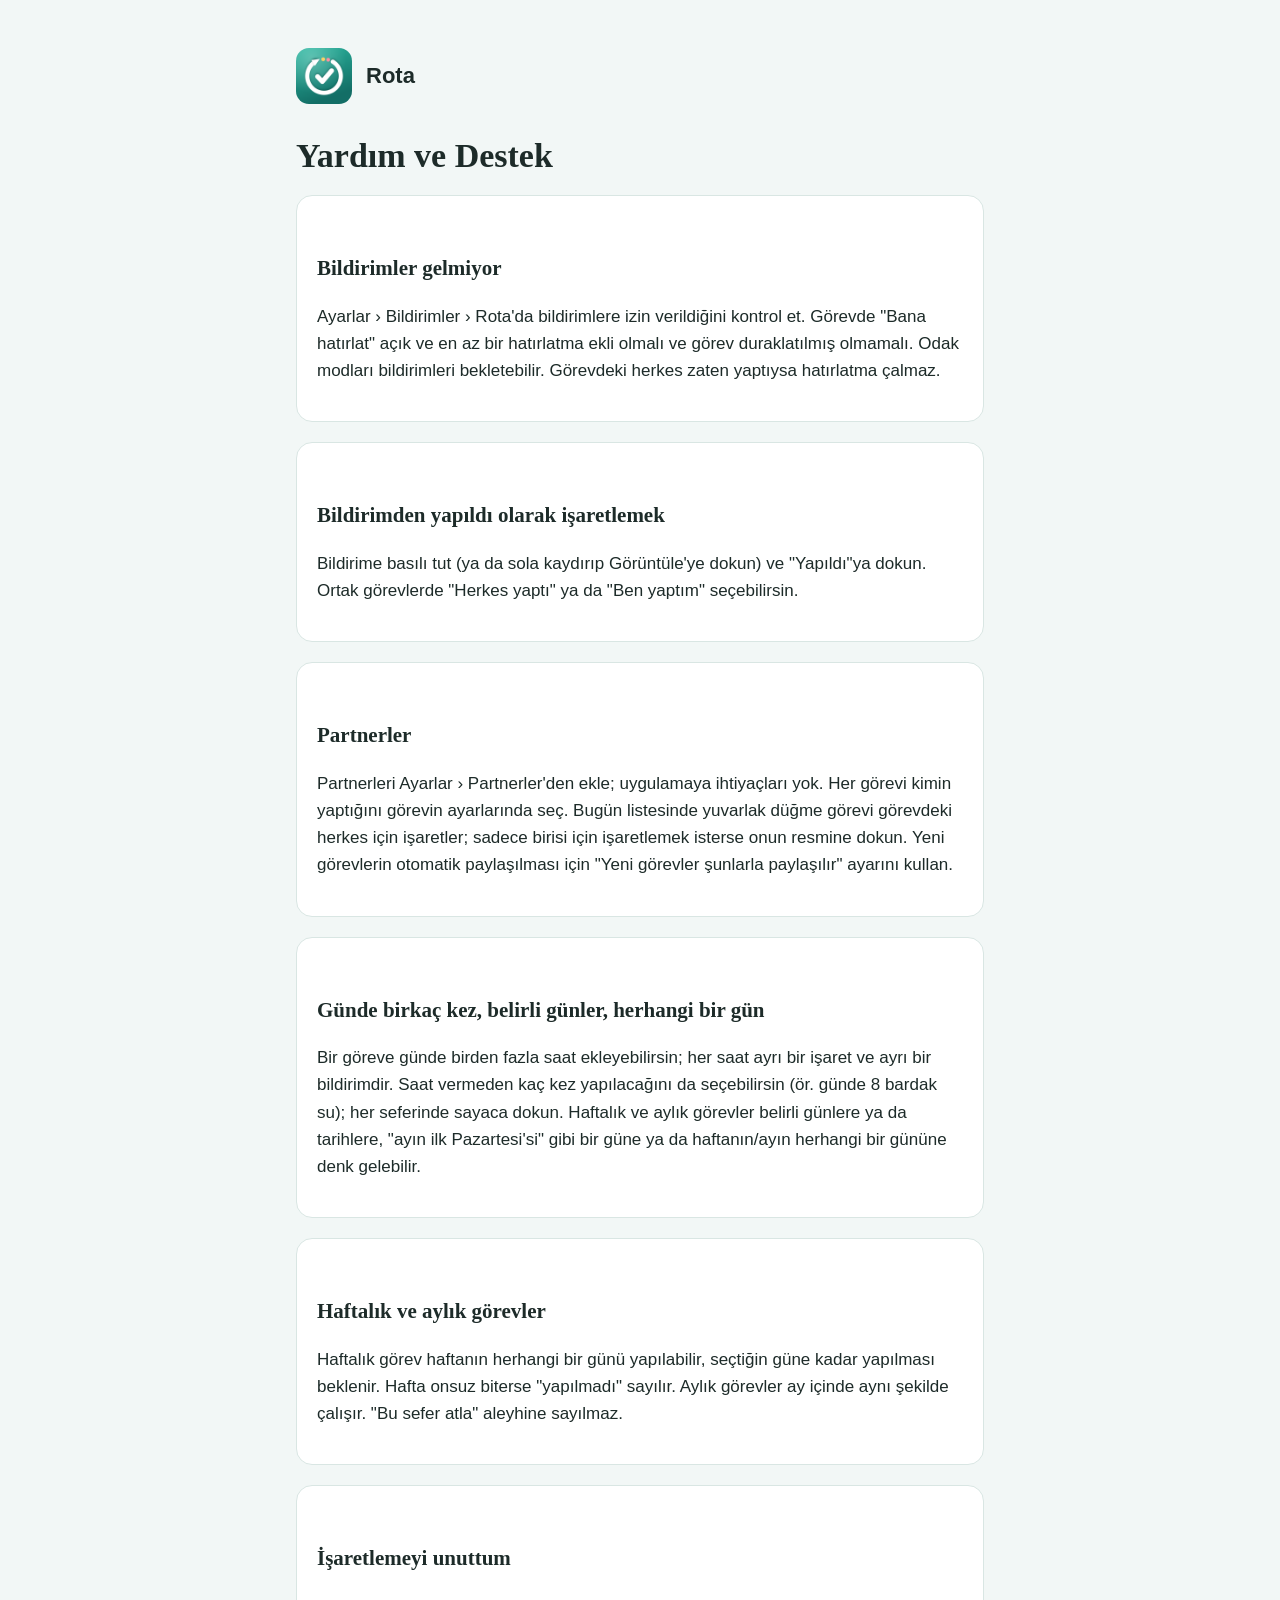
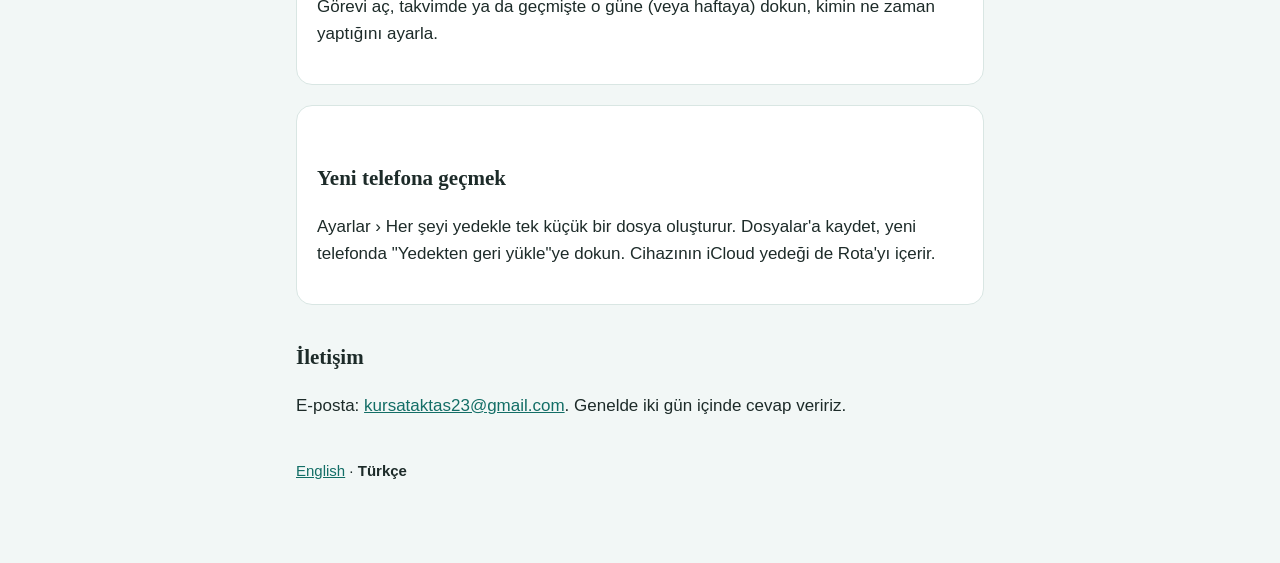
<file: rota/tr/support.html>
<!doctype html>
<html lang="tr">
<head>
<meta charset="utf-8"><meta name="viewport" content="width=device-width, initial-scale=1">
<title>Rota Yardım ve Destek</title>
<link rel="stylesheet" href="../style.css"><link rel="icon" href="../icon.png">
</head>
<body><main>
<header><img src="../icon.png" alt=""><a href="index.html">Rota</a></header>
<h1>Yardım ve Destek</h1>
<div class="card">
<h2>Bildirimler gelmiyor</h2>
<p>Ayarlar › Bildirimler › Rota'da bildirimlere izin verildiğini kontrol et. Görevde "Bana hatırlat" açık ve en az bir hatırlatma ekli olmalı ve görev duraklatılmış olmamalı. Odak modları bildirimleri bekletebilir. Görevdeki herkes zaten yaptıysa hatırlatma çalmaz.</p>
</div>
<div class="card">
<h2>Bildirimden yapıldı olarak işaretlemek</h2>
<p>Bildirime basılı tut (ya da sola kaydırıp Görüntüle'ye dokun) ve "Yapıldı"ya dokun. Ortak görevlerde "Herkes yaptı" ya da "Ben yaptım" seçebilirsin.</p>
</div>
<div class="card">
<h2>Partnerler</h2>
<p>Partnerleri Ayarlar › Partnerler'den ekle; uygulamaya ihtiyaçları yok. Her görevi kimin yaptığını görevin ayarlarında seç. Bugün listesinde yuvarlak düğme görevi görevdeki herkes için işaretler; sadece birisi için işaretlemek isterse onun resmine dokun. Yeni görevlerin otomatik paylaşılması için "Yeni görevler şunlarla paylaşılır" ayarını kullan.</p>
</div>
<div class="card">
<h2>Günde birkaç kez, belirli günler, herhangi bir gün</h2>
<p>Bir göreve günde birden fazla saat ekleyebilirsin; her saat ayrı bir işaret ve ayrı bir bildirimdir. Saat vermeden kaç kez yapılacağını da seçebilirsin (ör. günde 8 bardak su); her seferinde sayaca dokun. Haftalık ve aylık görevler belirli günlere ya da tarihlere, "ayın ilk Pazartesi'si" gibi bir güne ya da haftanın/ayın herhangi bir gününe denk gelebilir.</p>
</div>
<div class="card">
<h2>Haftalık ve aylık görevler</h2>
<p>Haftalık görev haftanın herhangi bir günü yapılabilir, seçtiğin güne kadar yapılması beklenir. Hafta onsuz biterse "yapılmadı" sayılır. Aylık görevler ay içinde aynı şekilde çalışır. "Bu sefer atla" aleyhine sayılmaz.</p>
</div>
<div class="card">
<h2>İşaretlemeyi unuttum</h2>
<p>Görevi aç, takvimde ya da geçmişte o güne (veya haftaya) dokun, kimin ne zaman yaptığını ayarla.</p>
</div>
<div class="card">
<h2>Yeni telefona geçmek</h2>
<p>Ayarlar › Her şeyi yedekle tek küçük bir dosya oluşturur. Dosyalar'a kaydet, yeni telefonda "Yedekten geri yükle"ye dokun. Cihazının iCloud yedeği de Rota'yı içerir.</p>
</div>
<h2>İletişim</h2>
<p>E-posta: <a href="mailto:kursataktas23@gmail.com">kursataktas23@gmail.com</a>. Genelde iki gün içinde cevap veririz.</p>
<nav class="lang"><a href="../support.html">English</a> · <strong>Türkçe</strong></nav>
</main></body></html>
</file>
<file: hearth/style.css>
:root { --bg: #fffaf6; --fg: #1d1a18; --muted: #6b625c; --accent: #d9521e; --card: #ffffff; --line: #eee3da; }
@media (prefers-color-scheme: dark) { :root { --bg: #161312; --fg: #f3ede8; --muted: #a79d96; --accent: #f08a4b; --card: #201c1a; --line: #332c28; } }
* { box-sizing: border-box; }
body { margin: 0; background: var(--bg); color: var(--fg); font: 17px/1.6 -apple-system, BlinkMacSystemFont, "SF Pro Text", "Segoe UI", sans-serif; }
main { max-width: 720px; margin: 0 auto; padding: 48px 16px 80px; }
header { display: flex; align-items: center; gap: 14px; margin-bottom: 32px; }
header img { width: 56px; height: 56px; border-radius: 13px; }
header a { color: inherit; text-decoration: none; font-weight: 700; font-size: 22px; }
h1 { font-size: 34px; line-height: 1.15; margin: 0 0 8px; }
h2 { font-size: 21px; margin: 36px 0 8px; }
p, li { color: var(--fg); }
.muted { color: var(--muted); font-size: 15px; }
a { color: var(--accent); }
.card { background: var(--card); border: 1px solid var(--line); border-radius: 16px; padding: 20px; margin: 20px 0; }
nav.lang { margin-top: 40px; font-size: 15px; }
</file>
<file: rota/style.css>
:root { --bg: #f2f7f6; --fg: #1d2b29; --muted: #5d706d; --accent: #136e66; --card: #ffffff; --line: #d9e6e3; --grad: linear-gradient(135deg, #2BB59F 0%, #136E66 100%); }
@media (prefers-color-scheme: dark) { :root { --bg: #0f1514; --fg: #e8f2f0; --muted: #9db3af; --accent: #5fd3bf; --card: #1d2523; --line: #2c3836; } }
* { box-sizing: border-box; }
body { margin: 0; background: var(--bg); color: var(--fg); font: 17px/1.6 -apple-system, BlinkMacSystemFont, "SF Pro Text", "Segoe UI", sans-serif; }
main { max-width: 720px; margin: 0 auto; padding: 48px 16px 80px; }
header { display: flex; align-items: center; gap: 14px; margin-bottom: 32px; }
header img { width: 56px; height: 56px; border-radius: 13px; }
header a { color: inherit; text-decoration: none; font-weight: 700; font-size: 22px; }
h1 { font-size: 34px; line-height: 1.15; margin: 0 0 8px; }
h2 { font-size: 21px; margin: 36px 0 8px; }
p, li { color: var(--fg); }
.muted { color: var(--muted); font-size: 15px; }
a { color: var(--accent); }
mark { background: #d8f3dc; color: #1b6b35; border-radius: 4px; padding: 0 3px; }
.card { background: var(--card); border: 1px solid var(--line); border-radius: 16px; padding: 20px; margin: 20px 0; }
nav.lang { margin-top: 40px; font-size: 15px; }
.hero { display: grid; gap: 16px; background: var(--grad); color: #fff; border-radius: 20px; padding: 32px 24px; }
.hero h1, .hero p { color: #fff; margin: 0; }
.cta { display: inline-block; background: #fff; color: #136e66; padding: 12px 20px; border-radius: 12px; text-decoration: none; font-weight: 600; }
ul.features { padding-left: 20px; margin: 0; }
ul.features li + li { margin-top: 8px; }
h1, h2, .hero h1 { font-family: "New York", ui-serif, Georgia, serif; }
</file>
